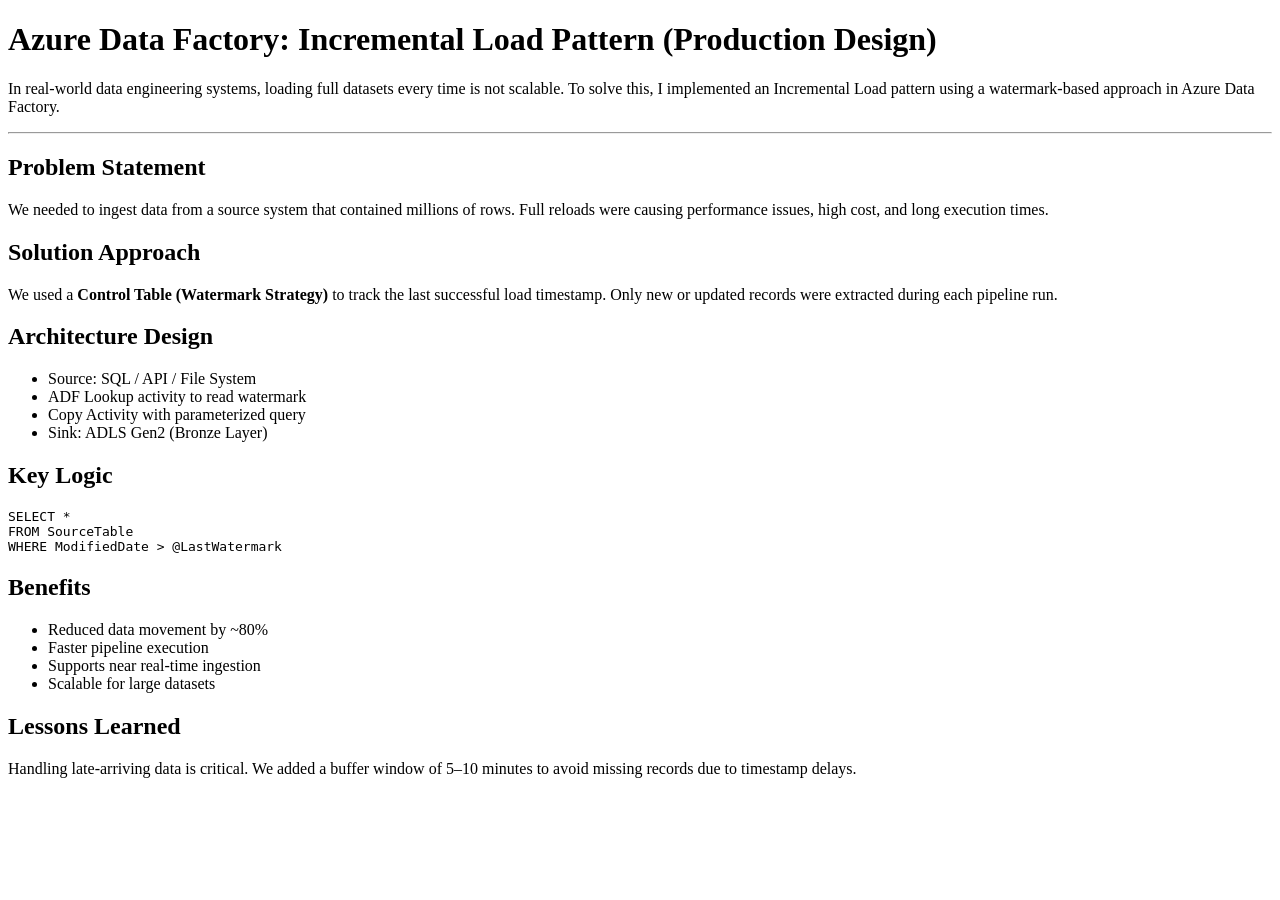
<file: blogs/adf-incremental-load.html>
<!DOCTYPE html>
<html>
<head>
    <title>ADF Incremental Load Pattern</title>
</head>
<body>

<h1>Azure Data Factory: Incremental Load Pattern (Production Design)</h1>

<p>
In real-world data engineering systems, loading full datasets every time is not scalable. 
To solve this, I implemented an Incremental Load pattern using a watermark-based approach in Azure Data Factory.
</p>

<hr>

<h2>Problem Statement</h2>
<p>
We needed to ingest data from a source system that contained millions of rows.
Full reloads were causing performance issues, high cost, and long execution times.
</p>

<h2>Solution Approach</h2>
<p>
We used a <b>Control Table (Watermark Strategy)</b> to track the last successful load timestamp.
Only new or updated records were extracted during each pipeline run.
</p>

<h2>Architecture Design</h2>
<ul>
    <li>Source: SQL / API / File System</li>
    <li>ADF Lookup activity to read watermark</li>
    <li>Copy Activity with parameterized query</li>
    <li>Sink: ADLS Gen2 (Bronze Layer)</li>
</ul>

<h2>Key Logic</h2>
<pre>
SELECT *
FROM SourceTable
WHERE ModifiedDate > @LastWatermark
</pre>

<h2>Benefits</h2>
<ul>
    <li>Reduced data movement by ~80%</li>
    <li>Faster pipeline execution</li>
    <li>Supports near real-time ingestion</li>
    <li>Scalable for large datasets</li>
</ul>

<h2>Lessons Learned</h2>
<p>
Handling late-arriving data is critical. We added a buffer window of 5–10 minutes 
to avoid missing records due to timestamp delays.
</p>

</body>
</html>
</file>
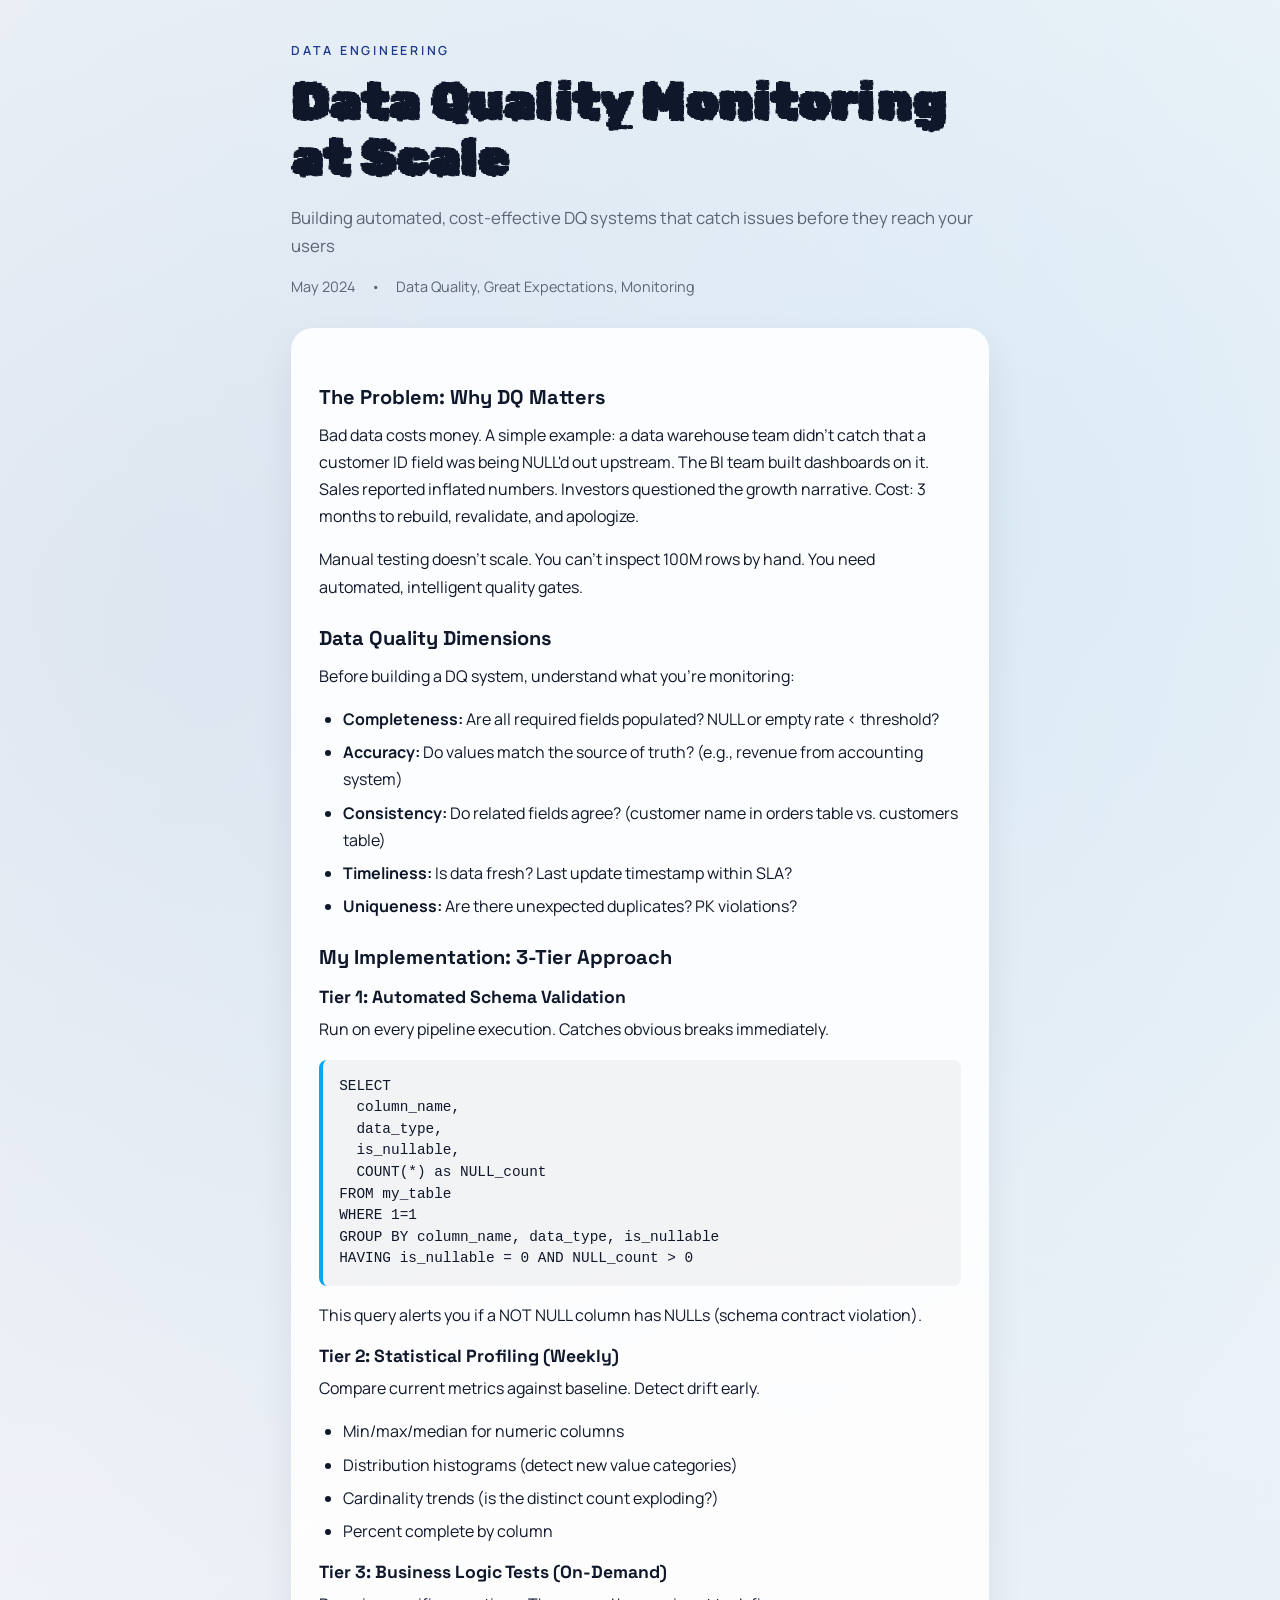
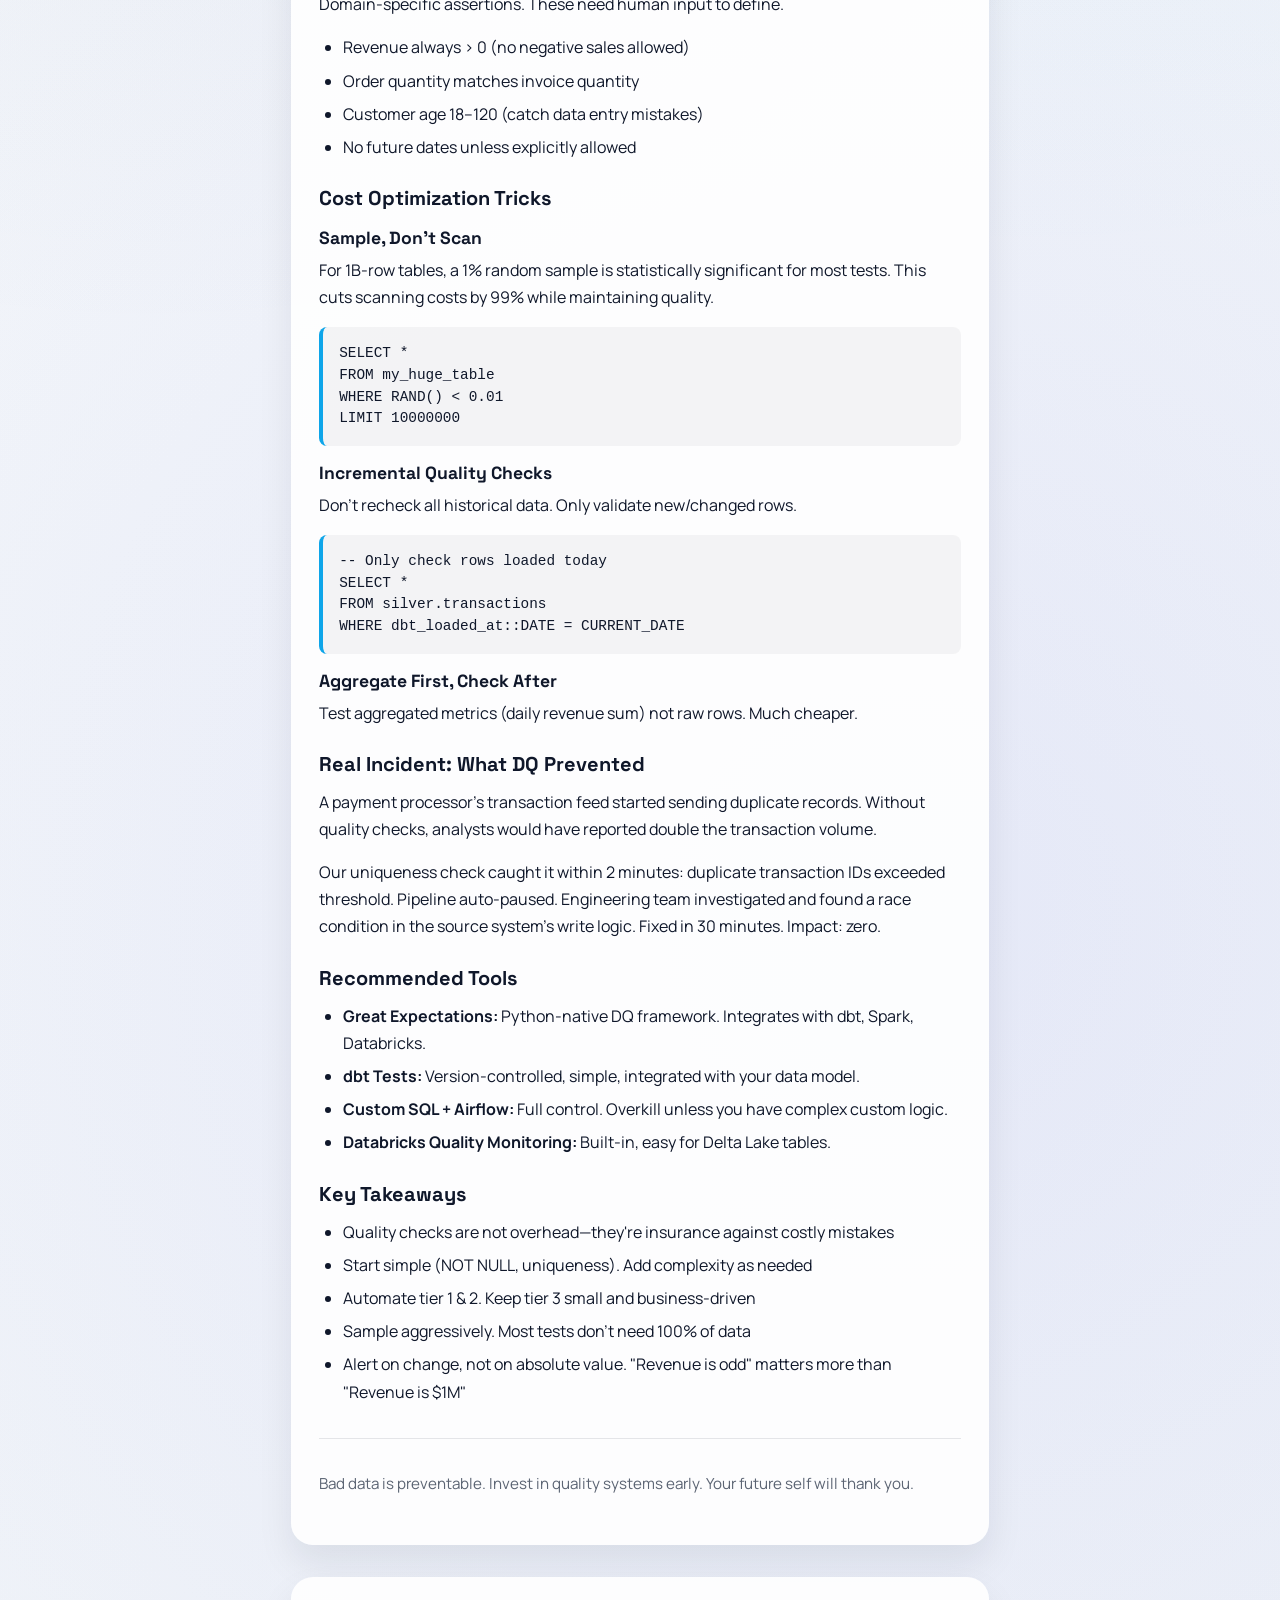
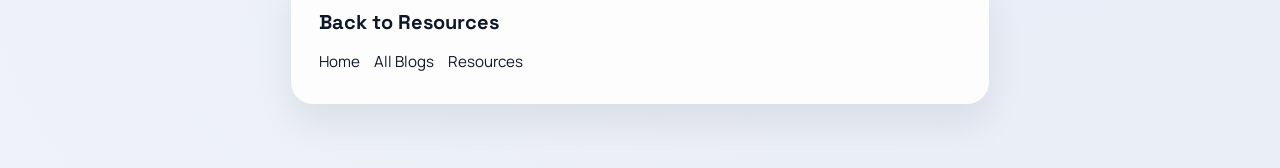
<file: blogs/data-quality-monitoring.html>
<!doctype html>
<html lang="en">
<head>
  <meta charset="UTF-8" />
  <meta name="viewport" content="width=device-width, initial-scale=1" />
  <title>Data Quality Monitoring at Scale — The Mahesh</title>
  <link href="https://db.onlinewebfonts.com/c/2424d4ac78261b7997f56453cc4f7ddd?family=TransRobotics+Italic" rel="stylesheet" type="text/css"/>
  <style>
    @import url('https://fonts.googleapis.com/css2?family=Manrope:wght@400;500;600;700&family=Rubik+Storm&family=Space+Grotesk:wght@500;600;700&display=swap');

    :root {
      --bg: #f6f8fb;
      --bg-2: #eef2f7;
      --ink: #0f172a;
      --muted: #5b6473;
      --accent: #1e3a8a;
      --accent-2: #0ea5e9;
      --accent-3: #6366f1;
      --card: rgba(255, 255, 255, 0.9);
      --shadow: rgba(15, 23, 42, 0.08);
      --sans: "Manrope", "Avenir", sans-serif;
      --display: "Space Grotesk", "Avenir", sans-serif;
    }

    * { box-sizing: border-box; }

    body {
      margin: 0;
      min-height: 100vh;
      font-family: var(--sans);
      color: var(--ink);
      background:
        radial-gradient(circle at 12% 18%, rgba(30, 58, 138, 0.08), transparent 45%),
        radial-gradient(circle at 80% 15%, rgba(14, 165, 233, 0.08), transparent 45%),
        radial-gradient(circle at 70% 75%, rgba(99, 102, 241, 0.08), transparent 50%),
        linear-gradient(140deg, var(--bg) 0%, var(--bg-2) 100%);
    }

    .page {
      max-width: 800px;
      margin: 0 auto;
      padding: 42px clamp(20px, 4vw, 56px) 64px;
      display: grid;
      gap: 32px;
    }

    .header {
      display: grid;
      gap: 16px;
    }

    .eyebrow {
      font-size: 0.78rem;
      letter-spacing: 0.22em;
      text-transform: uppercase;
      color: var(--accent);
      font-weight: 600;
    }

    h1 {
      margin: 0;
      font-family: "TransRobotics Italic", "Rubik Storm", var(--display);
      font-size: clamp(2.4rem, 6vw, 3.2rem);
      line-height: 1.1;
    }

    .headline {
      font-size: 1.05rem;
      line-height: 1.7;
      color: var(--muted);
      margin: 0;
    }

    .meta {
      display: flex;
      gap: 16px;
      flex-wrap: wrap;
      font-size: 0.9rem;
      color: var(--muted);
    }

    .card {
      background: var(--card);
      border-radius: 22px;
      padding: 32px 28px;
      box-shadow: 0 18px 36px var(--shadow);
    }

    h2 {
      font-family: var(--display);
      font-size: 1.25rem;
      margin: 24px 0 12px;
      color: var(--ink);
    }

    h3 {
      font-family: var(--display);
      font-size: 1.1rem;
      margin: 16px 0 8px;
      color: var(--ink);
    }

    p {
      margin: 0 0 16px;
      line-height: 1.7;
      color: var(--ink);
    }

    ul, ol {
      margin: 0 0 16px;
      padding-left: 24px;
      line-height: 1.7;
    }

    li {
      margin: 6px 0;
      color: var(--ink);
    }

    pre {
      background: rgba(15, 23, 42, 0.04);
      border-left: 4px solid var(--accent-2);
      padding: 16px;
      border-radius: 8px;
      overflow-x: auto;
      font-size: 0.9rem;
      line-height: 1.5;
      margin: 16px 0;
    }

    code {
      font-family: 'Courier New', monospace;
      color: var(--accent);
      font-size: 0.9em;
    }

    .footer-links {
      display: flex;
      gap: 14px;
      flex-wrap: wrap;
      font-size: 0.95rem;
      margin-top: 16px;
    }

    .footer-links a {
      text-decoration: none;
      color: var(--ink);
      padding: 0;
      position: relative;
    }

    .footer-links a::after {
      content: "";
      position: absolute;
      left: 0;
      bottom: -4px;
      height: 2px;
      width: 0;
      background: linear-gradient(120deg, var(--accent), var(--accent-2));
      transition: width 200ms ease;
    }

    .footer-links a:hover::after {
      width: 100%;
    }

    @media (max-width: 720px) {
      .page {
        padding: 32px clamp(16px, 4vw, 32px) 48px;
        gap: 24px;
      }

      h1 {
        font-size: clamp(1.8rem, 8vw, 2.4rem);
      }

      .card {
        padding: 24px 20px;
      }

      h2 {
        font-size: 1.1rem;
      }
    }
  </style>
</head>
<body>
  <div class="page">
    <header class="header">
      <div class="eyebrow">Data Engineering</div>
      <h1>Data Quality Monitoring at Scale</h1>
      <p class="headline">Building automated, cost-effective DQ systems that catch issues before they reach your users</p>
      <div class="meta">
        <span>May 2024</span>
        <span>•</span>
        <span>Data Quality, Great Expectations, Monitoring</span>
      </div>
    </header>

    <section class="card">
      <h2>The Problem: Why DQ Matters</h2>
      <p>
        Bad data costs money. A simple example: a data warehouse team didn't catch that a customer ID field was being NULL'd out upstream.
        The BI team built dashboards on it. Sales reported inflated numbers. Investors questioned the growth narrative.
        Cost: 3 months to rebuild, revalidate, and apologize.
      </p>
      <p>
        Manual testing doesn't scale. You can't inspect 100M rows by hand. You need automated, intelligent quality gates.
      </p>

      <h2>Data Quality Dimensions</h2>
      <p>Before building a DQ system, understand what you're monitoring:</p>
      <ul>
        <li><strong>Completeness:</strong> Are all required fields populated? NULL or empty rate &lt; threshold?</li>
        <li><strong>Accuracy:</strong> Do values match the source of truth? (e.g., revenue from accounting system)</li>
        <li><strong>Consistency:</strong> Do related fields agree? (customer name in orders table vs. customers table)</li>
        <li><strong>Timeliness:</strong> Is data fresh? Last update timestamp within SLA?</li>
        <li><strong>Uniqueness:</strong> Are there unexpected duplicates? PK violations?</li>
      </ul>

      <h2>My Implementation: 3-Tier Approach</h2>

      <h3>Tier 1: Automated Schema Validation</h3>
      <p>Run on every pipeline execution. Catches obvious breaks immediately.</p>
      <pre>SELECT
  column_name,
  data_type,
  is_nullable,
  COUNT(*) as NULL_count
FROM my_table
WHERE 1=1
GROUP BY column_name, data_type, is_nullable
HAVING is_nullable = 0 AND NULL_count > 0</pre>
      <p>This query alerts you if a NOT NULL column has NULLs (schema contract violation).</p>

      <h3>Tier 2: Statistical Profiling (Weekly)</h3>
      <p>Compare current metrics against baseline. Detect drift early.</p>
      <ul>
        <li>Min/max/median for numeric columns</li>
        <li>Distribution histograms (detect new value categories)</li>
        <li>Cardinality trends (is the distinct count exploding?)</li>
        <li>Percent complete by column</li>
      </ul>

      <h3>Tier 3: Business Logic Tests (On-Demand)</h3>
      <p>Domain-specific assertions. These need human input to define.</p>
      <ul>
        <li>Revenue always &gt; 0 (no negative sales allowed)</li>
        <li>Order quantity matches invoice quantity</li>
        <li>Customer age 18–120 (catch data entry mistakes)</li>
        <li>No future dates unless explicitly allowed</li>
      </ul>

      <h2>Cost Optimization Tricks</h2>

      <h3>Sample, Don't Scan</h3>
      <p>
        For 1B-row tables, a 1% random sample is statistically significant for most tests.
        This cuts scanning costs by 99% while maintaining quality.
      </p>
      <pre>SELECT *
FROM my_huge_table
WHERE RAND() &lt; 0.01
LIMIT 10000000</pre>

      <h3>Incremental Quality Checks</h3>
      <p>
        Don't recheck all historical data. Only validate new/changed rows.
      </p>
      <pre>-- Only check rows loaded today
SELECT *
FROM silver.transactions
WHERE dbt_loaded_at::DATE = CURRENT_DATE</pre>

      <h3>Aggregate First, Check After</h3>
      <p>
        Test aggregated metrics (daily revenue sum) not raw rows. Much cheaper.
      </p>

      <h2>Real Incident: What DQ Prevented</h2>
      <p>
        A payment processor's transaction feed started sending duplicate records.
        Without quality checks, analysts would have reported double the transaction volume.
      </p>
      <p>
        Our uniqueness check caught it within 2 minutes:
        duplicate transaction IDs exceeded threshold. Pipeline auto-paused.
        Engineering team investigated and found a race condition in the source system's write logic.
        Fixed in 30 minutes. Impact: zero.
      </p>

      <h2>Recommended Tools</h2>
      <ul>
        <li><strong>Great Expectations:</strong> Python-native DQ framework. Integrates with dbt, Spark, Databricks.</li>
        <li><strong>dbt Tests:</strong> Version-controlled, simple, integrated with your data model.</li>
        <li><strong>Custom SQL + Airflow:</strong> Full control. Overkill unless you have complex custom logic.</li>
        <li><strong>Databricks Quality Monitoring:</strong> Built-in, easy for Delta Lake tables.</li>
      </ul>

      <h2>Key Takeaways</h2>
      <ul>
        <li>Quality checks are not overhead—they're insurance against costly mistakes</li>
        <li>Start simple (NOT NULL, uniqueness). Add complexity as needed</li>
        <li>Automate tier 1 &amp; 2. Keep tier 3 small and business-driven</li>
        <li>Sample aggressively. Most tests don't need 100% of data</li>
        <li>Alert on change, not on absolute value. "Revenue is odd" matters more than "Revenue is $1M"</li>
      </ul>

      <p style="margin-top: 32px; padding-top: 32px; border-top: 1px solid rgba(15, 23, 42, 0.1); color: var(--muted); font-size: 0.95rem;">
        Bad data is preventable. Invest in quality systems early. Your future self will thank you.
      </p>
    </section>

    <section class="card">
      <h2 style="margin-top: 0;">Back to Resources</h2>
      <div class="footer-links">
        <a href="../index.html">Home</a>
        <a href="../data-engineering.html">All Blogs</a>
        <a href="../resources.html">Resources</a>
      </div>
    </section>
  </div>
</body>
</html>
</file>
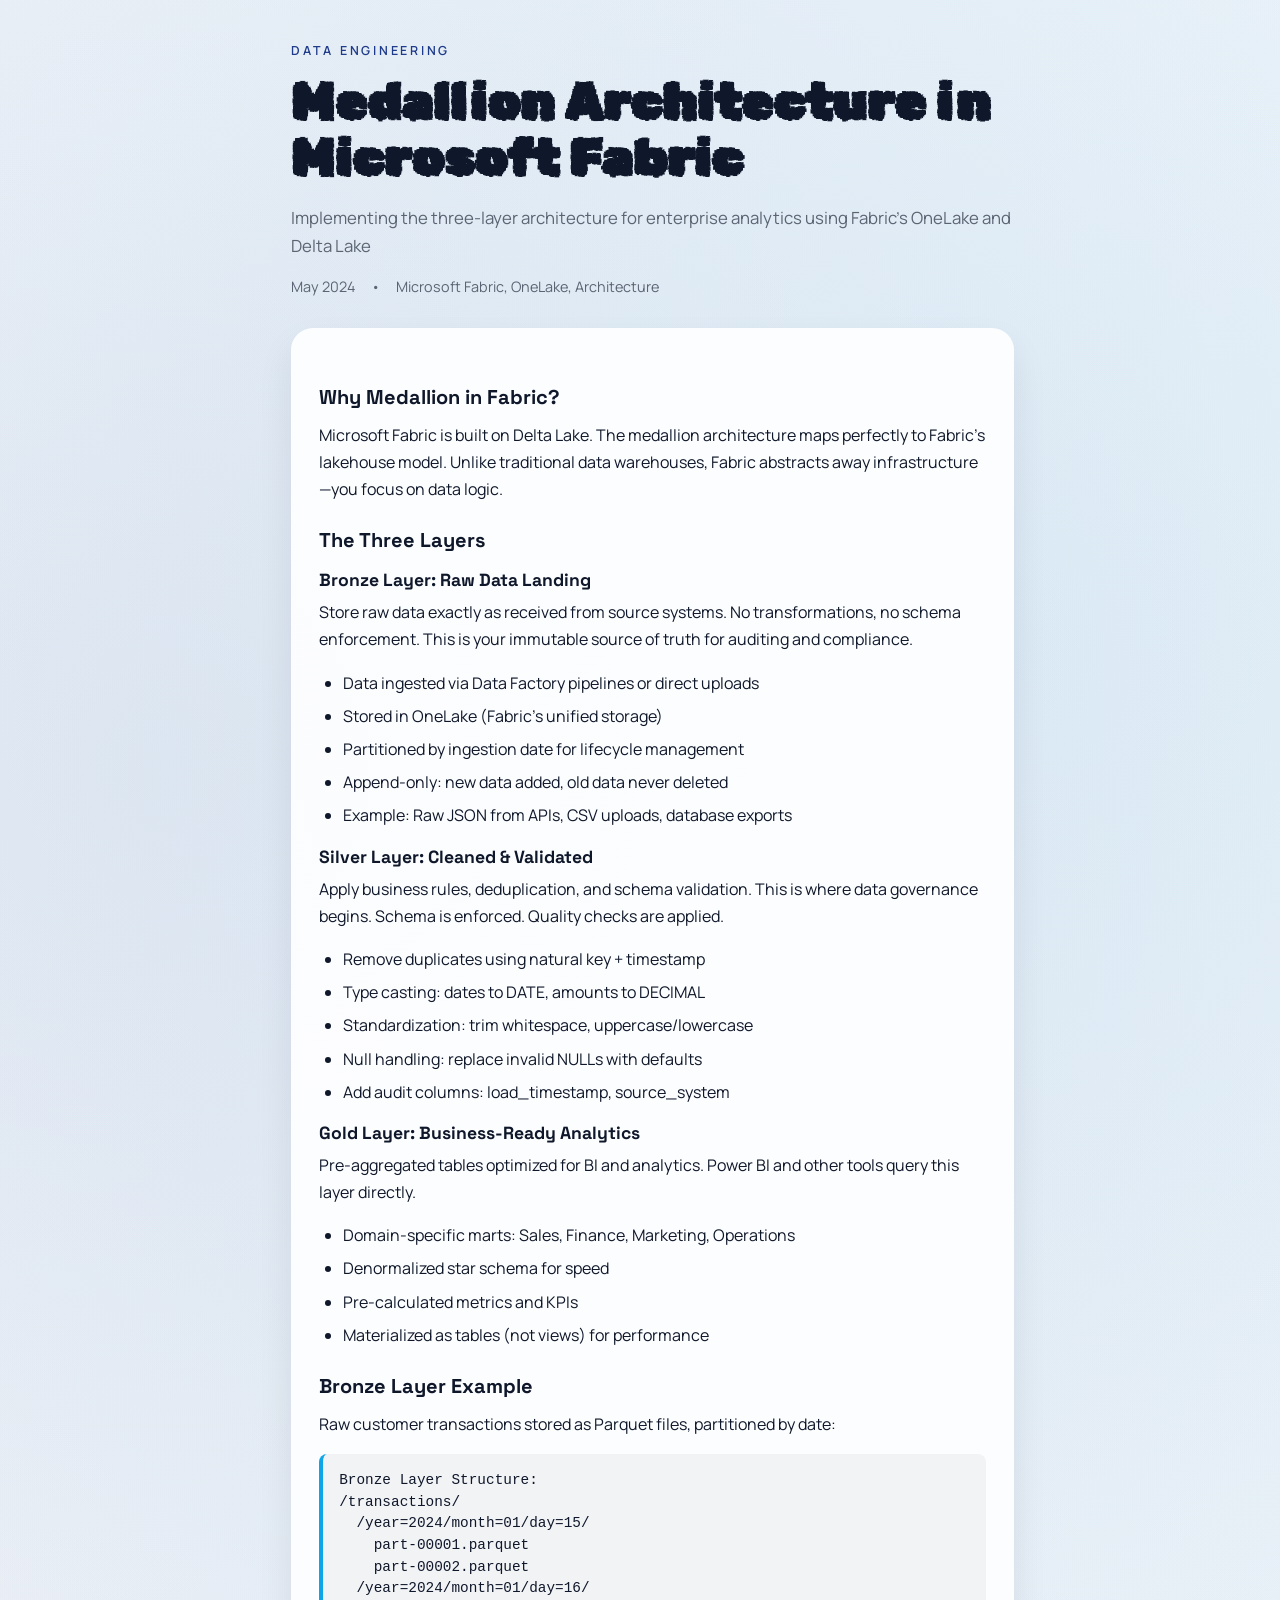
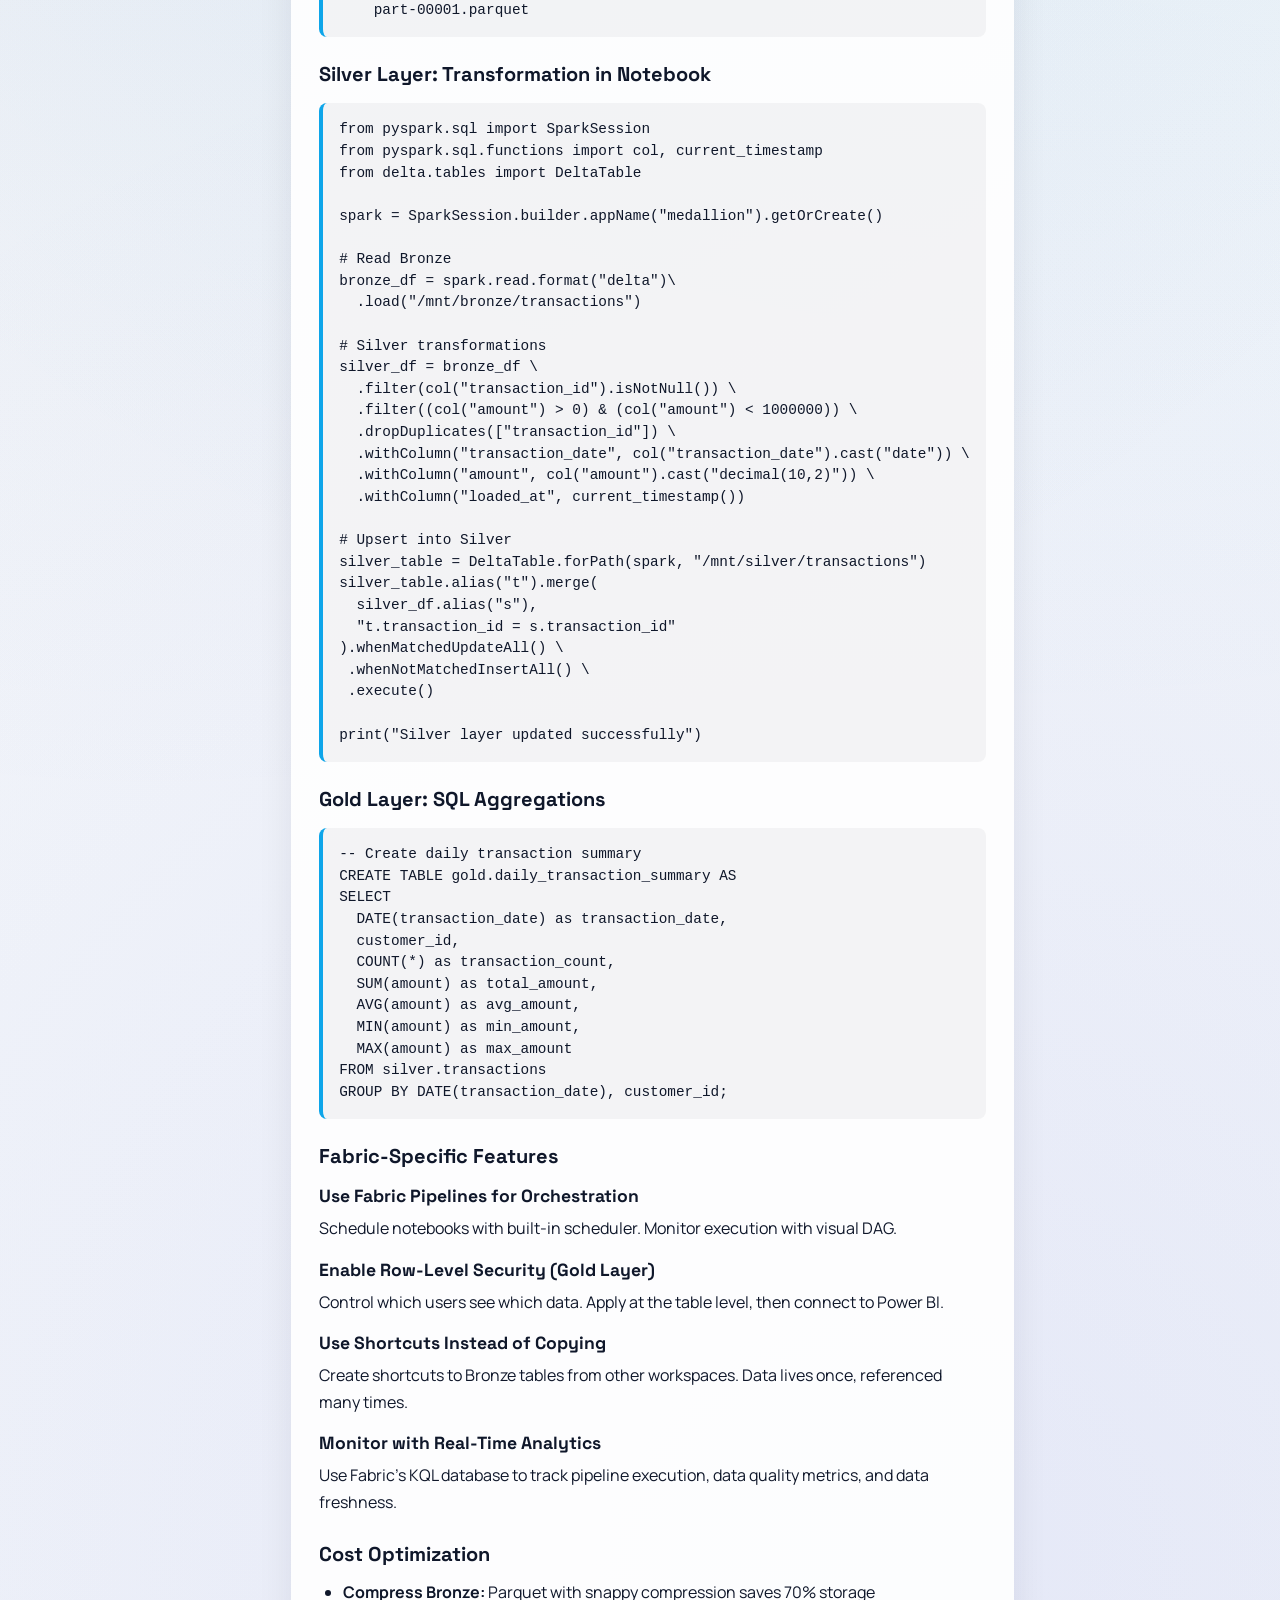
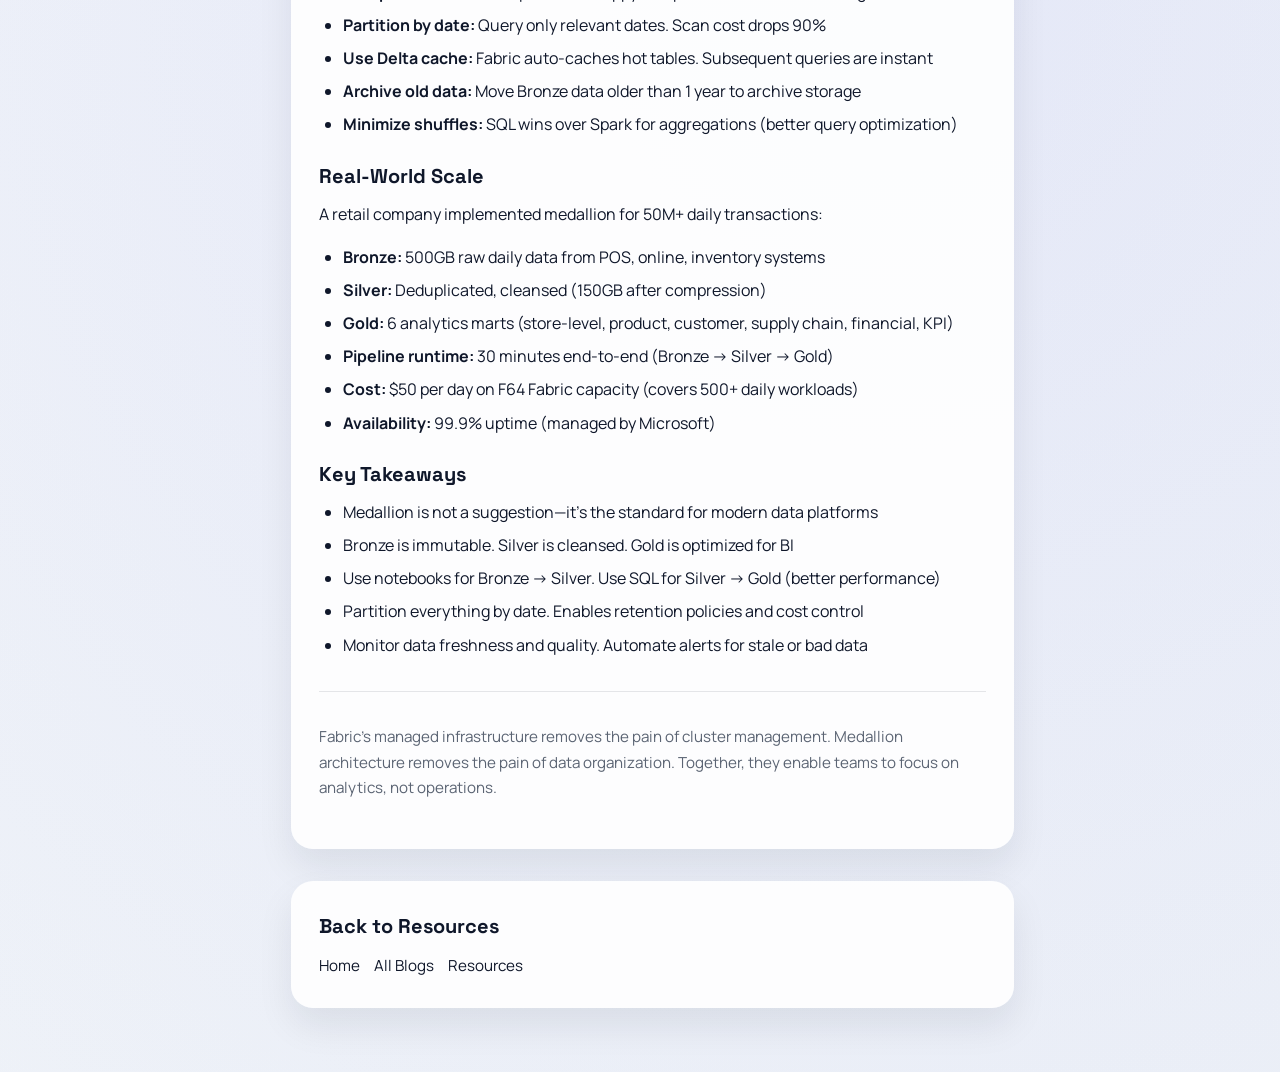
<file: blogs/fabric-medallion.html>
<!doctype html>
<html lang="en">
<head>
  <meta charset="UTF-8" />
  <meta name="viewport" content="width=device-width, initial-scale=1" />
  <title>Medallion Architecture in Microsoft Fabric — The Mahesh</title>
  <link href="https://db.onlinewebfonts.com/c/2424d4ac78261b7997f56453cc4f7ddd?family=TransRobotics+Italic" rel="stylesheet" type="text/css"/>
  <style>
    @import url('https://fonts.googleapis.com/css2?family=Manrope:wght@400;500;600;700&family=Rubik+Storm&family=Space+Grotesk:wght@500;600;700&display=swap');

    :root {
      --bg: #f6f8fb;
      --bg-2: #eef2f7;
      --ink: #0f172a;
      --muted: #5b6473;
      --accent: #1e3a8a;
      --accent-2: #0ea5e9;
      --accent-3: #6366f1;
      --card: rgba(255, 255, 255, 0.9);
      --shadow: rgba(15, 23, 42, 0.08);
      --sans: "Manrope", "Avenir", sans-serif;
      --display: "Space Grotesk", "Avenir", sans-serif;
    }

    * { box-sizing: border-box; }

    body {
      margin: 0;
      min-height: 100vh;
      font-family: var(--sans);
      color: var(--ink);
      background:
        radial-gradient(circle at 12% 18%, rgba(30, 58, 138, 0.08), transparent 45%),
        radial-gradient(circle at 80% 15%, rgba(14, 165, 233, 0.08), transparent 45%),
        radial-gradient(circle at 70% 75%, rgba(99, 102, 241, 0.08), transparent 50%),
        linear-gradient(140deg, var(--bg) 0%, var(--bg-2) 100%);
    }

    .page {
      max-width: 800px;
      margin: 0 auto;
      padding: 42px clamp(20px, 4vw, 56px) 64px;
      display: grid;
      gap: 32px;
    }

    .header {
      display: grid;
      gap: 16px;
    }

    .eyebrow {
      font-size: 0.78rem;
      letter-spacing: 0.22em;
      text-transform: uppercase;
      color: var(--accent);
      font-weight: 600;
    }

    h1 {
      margin: 0;
      font-family: "TransRobotics Italic", "Rubik Storm", var(--display);
      font-size: clamp(2.4rem, 6vw, 3.2rem);
      line-height: 1.1;
    }

    .headline {
      font-size: 1.05rem;
      line-height: 1.7;
      color: var(--muted);
      margin: 0;
    }

    .meta {
      display: flex;
      gap: 16px;
      flex-wrap: wrap;
      font-size: 0.9rem;
      color: var(--muted);
    }

    .card {
      background: var(--card);
      border-radius: 22px;
      padding: 32px 28px;
      box-shadow: 0 18px 36px var(--shadow);
    }

    h2 {
      font-family: var(--display);
      font-size: 1.25rem;
      margin: 24px 0 12px;
      color: var(--ink);
    }

    h3 {
      font-family: var(--display);
      font-size: 1.1rem;
      margin: 16px 0 8px;
      color: var(--ink);
    }

    p {
      margin: 0 0 16px;
      line-height: 1.7;
      color: var(--ink);
    }

    ul, ol {
      margin: 0 0 16px;
      padding-left: 24px;
      line-height: 1.7;
    }

    li {
      margin: 6px 0;
      color: var(--ink);
    }

    pre {
      background: rgba(15, 23, 42, 0.04);
      border-left: 4px solid var(--accent-2);
      padding: 16px;
      border-radius: 8px;
      overflow-x: auto;
      font-size: 0.9rem;
      line-height: 1.5;
      margin: 16px 0;
    }

    code {
      font-family: 'Courier New', monospace;
      color: var(--accent);
      font-size: 0.9em;
    }

    .footer-links {
      display: flex;
      gap: 14px;
      flex-wrap: wrap;
      font-size: 0.95rem;
      margin-top: 16px;
    }

    .footer-links a {
      text-decoration: none;
      color: var(--ink);
      padding: 0;
      position: relative;
    }

    .footer-links a::after {
      content: "";
      position: absolute;
      left: 0;
      bottom: -4px;
      height: 2px;
      width: 0;
      background: linear-gradient(120deg, var(--accent), var(--accent-2));
      transition: width 200ms ease;
    }

    .footer-links a:hover::after {
      width: 100%;
    }

    @media (max-width: 720px) {
      .page {
        padding: 32px clamp(16px, 4vw, 32px) 48px;
        gap: 24px;
      }

      h1 {
        font-size: clamp(1.8rem, 8vw, 2.4rem);
      }

      .card {
        padding: 24px 20px;
      }

      h2 {
        font-size: 1.1rem;
      }
    }
  </style>
</head>
<body>
  <div class="page">
    <header class="header">
      <div class="eyebrow">Data Engineering</div>
      <h1>Medallion Architecture in Microsoft Fabric</h1>
      <p class="headline">Implementing the three-layer architecture for enterprise analytics using Fabric's OneLake and Delta Lake</p>
      <div class="meta">
        <span>May 2024</span>
        <span>•</span>
        <span>Microsoft Fabric, OneLake, Architecture</span>
      </div>
    </header>

    <section class="card">
      <h2>Why Medallion in Fabric?</h2>
      <p>
        Microsoft Fabric is built on Delta Lake. The medallion architecture maps perfectly to Fabric's lakehouse model.
        Unlike traditional data warehouses, Fabric abstracts away infrastructure—you focus on data logic.
      </p>

      <h2>The Three Layers</h2>

      <h3>Bronze Layer: Raw Data Landing</h3>
      <p>
        Store raw data exactly as received from source systems. No transformations, no schema enforcement.
        This is your immutable source of truth for auditing and compliance.
      </p>
      <ul>
        <li>Data ingested via Data Factory pipelines or direct uploads</li>
        <li>Stored in OneLake (Fabric's unified storage)</li>
        <li>Partitioned by ingestion date for lifecycle management</li>
        <li>Append-only: new data added, old data never deleted</li>
        <li>Example: Raw JSON from APIs, CSV uploads, database exports</li>
      </ul>

      <h3>Silver Layer: Cleaned &amp; Validated</h3>
      <p>
        Apply business rules, deduplication, and schema validation. This is where data governance begins.
        Schema is enforced. Quality checks are applied.
      </p>
      <ul>
        <li>Remove duplicates using natural key + timestamp</li>
        <li>Type casting: dates to DATE, amounts to DECIMAL</li>
        <li>Standardization: trim whitespace, uppercase/lowercase</li>
        <li>Null handling: replace invalid NULLs with defaults</li>
        <li>Add audit columns: load_timestamp, source_system</li>
      </ul>

      <h3>Gold Layer: Business-Ready Analytics</h3>
      <p>
        Pre-aggregated tables optimized for BI and analytics.
        Power BI and other tools query this layer directly.
      </p>
      <ul>
        <li>Domain-specific marts: Sales, Finance, Marketing, Operations</li>
        <li>Denormalized star schema for speed</li>
        <li>Pre-calculated metrics and KPIs</li>
        <li>Materialized as tables (not views) for performance</li>
      </ul>

      <h2>Bronze Layer Example</h2>
      <p>
        Raw customer transactions stored as Parquet files, partitioned by date:
      </p>
      <pre>Bronze Layer Structure:
/transactions/
  /year=2024/month=01/day=15/
    part-00001.parquet
    part-00002.parquet
  /year=2024/month=01/day=16/
    part-00001.parquet</pre>

      <h2>Silver Layer: Transformation in Notebook</h2>
      <pre>from pyspark.sql import SparkSession
from pyspark.sql.functions import col, current_timestamp
from delta.tables import DeltaTable

spark = SparkSession.builder.appName("medallion").getOrCreate()

# Read Bronze
bronze_df = spark.read.format("delta")\
  .load("/mnt/bronze/transactions")

# Silver transformations
silver_df = bronze_df \
  .filter(col("transaction_id").isNotNull()) \
  .filter((col("amount") > 0) & (col("amount") < 1000000)) \
  .dropDuplicates(["transaction_id"]) \
  .withColumn("transaction_date", col("transaction_date").cast("date")) \
  .withColumn("amount", col("amount").cast("decimal(10,2)")) \
  .withColumn("loaded_at", current_timestamp())

# Upsert into Silver
silver_table = DeltaTable.forPath(spark, "/mnt/silver/transactions")
silver_table.alias("t").merge(
  silver_df.alias("s"),
  "t.transaction_id = s.transaction_id"
).whenMatchedUpdateAll() \
 .whenNotMatchedInsertAll() \
 .execute()

print("Silver layer updated successfully")</pre>

      <h2>Gold Layer: SQL Aggregations</h2>
      <pre>-- Create daily transaction summary
CREATE TABLE gold.daily_transaction_summary AS
SELECT
  DATE(transaction_date) as transaction_date,
  customer_id,
  COUNT(*) as transaction_count,
  SUM(amount) as total_amount,
  AVG(amount) as avg_amount,
  MIN(amount) as min_amount,
  MAX(amount) as max_amount
FROM silver.transactions
GROUP BY DATE(transaction_date), customer_id;</pre>

      <h2>Fabric-Specific Features</h2>

      <h3>Use Fabric Pipelines for Orchestration</h3>
      <p>
        Schedule notebooks with built-in scheduler. Monitor execution with visual DAG.
      </p>

      <h3>Enable Row-Level Security (Gold Layer)</h3>
      <p>
        Control which users see which data. Apply at the table level, then connect to Power BI.
      </p>

      <h3>Use Shortcuts Instead of Copying</h3>
      <p>
        Create shortcuts to Bronze tables from other workspaces. Data lives once, referenced many times.
      </p>

      <h3>Monitor with Real-Time Analytics</h3>
      <p>
        Use Fabric's KQL database to track pipeline execution, data quality metrics, and data freshness.
      </p>

      <h2>Cost Optimization</h2>
      <ul>
        <li><strong>Compress Bronze:</strong> Parquet with snappy compression saves 70% storage</li>
        <li><strong>Partition by date:</strong> Query only relevant dates. Scan cost drops 90%</li>
        <li><strong>Use Delta cache:</strong> Fabric auto-caches hot tables. Subsequent queries are instant</li>
        <li><strong>Archive old data:</strong> Move Bronze data older than 1 year to archive storage</li>
        <li><strong>Minimize shuffles:</strong> SQL wins over Spark for aggregations (better query optimization)</li>
      </ul>

      <h2>Real-World Scale</h2>
      <p>
        A retail company implemented medallion for 50M+ daily transactions:
      </p>
      <ul>
        <li><strong>Bronze:</strong> 500GB raw daily data from POS, online, inventory systems</li>
        <li><strong>Silver:</strong> Deduplicated, cleansed (150GB after compression)</li>
        <li><strong>Gold:</strong> 6 analytics marts (store-level, product, customer, supply chain, financial, KPI)</li>
        <li><strong>Pipeline runtime:</strong> 30 minutes end-to-end (Bronze → Silver → Gold)</li>
        <li><strong>Cost:</strong> $50 per day on F64 Fabric capacity (covers 500+ daily workloads)</li>
        <li><strong>Availability:</strong> 99.9% uptime (managed by Microsoft)</li>
      </ul>

      <h2>Key Takeaways</h2>
      <ul>
        <li>Medallion is not a suggestion—it's the standard for modern data platforms</li>
        <li>Bronze is immutable. Silver is cleansed. Gold is optimized for BI</li>
        <li>Use notebooks for Bronze → Silver. Use SQL for Silver → Gold (better performance)</li>
        <li>Partition everything by date. Enables retention policies and cost control</li>
        <li>Monitor data freshness and quality. Automate alerts for stale or bad data</li>
      </ul>

      <p style="margin-top: 32px; padding-top: 32px; border-top: 1px solid rgba(15, 23, 42, 0.1); color: var(--muted); font-size: 0.95rem;">
        Fabric's managed infrastructure removes the pain of cluster management. Medallion architecture removes the pain of data organization. Together, they enable teams to focus on analytics, not operations.
      </p>
    </section>

    <section class="card">
      <h2 style="margin-top: 0;">Back to Resources</h2>
      <div class="footer-links">
        <a href="../index.html">Home</a>
        <a href="../data-engineering.html">All Blogs</a>
        <a href="../resources.html">Resources</a>
      </div>
    </section>
  </div>
</body>
</html>
</file>
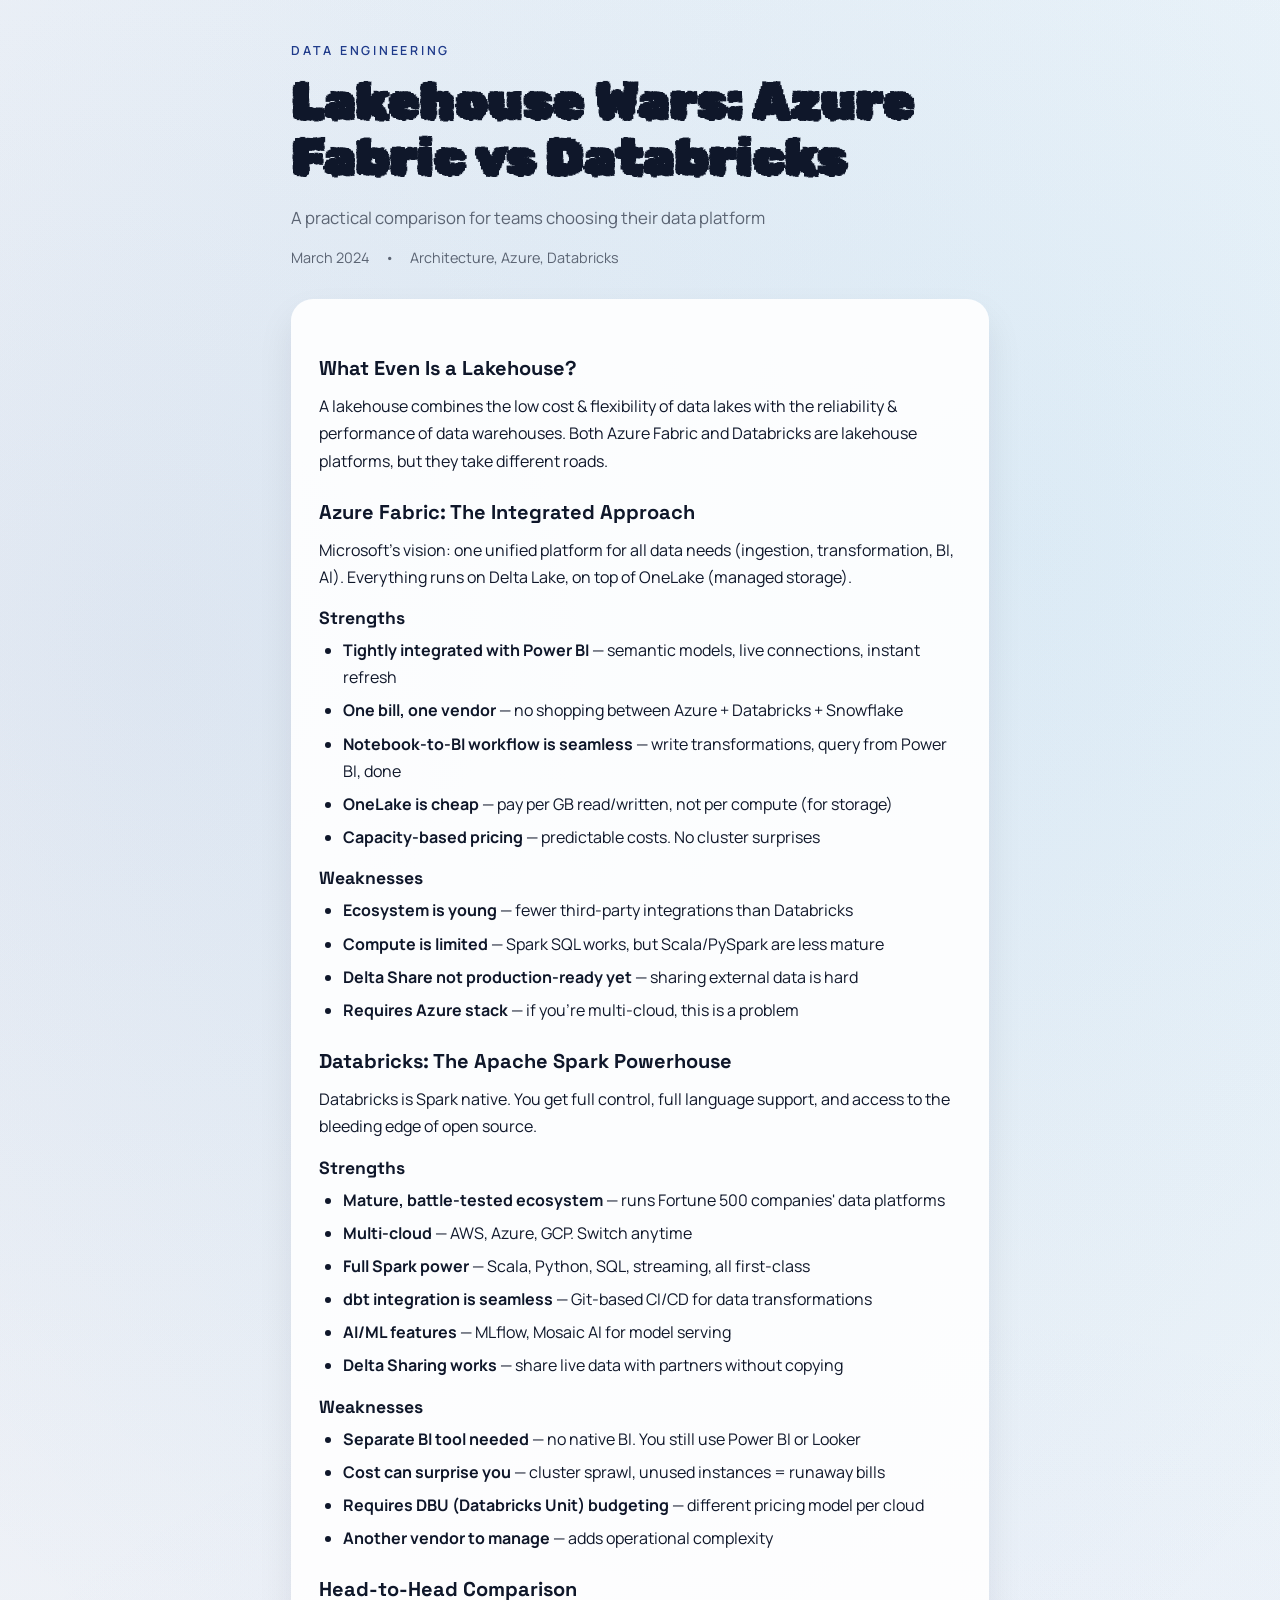
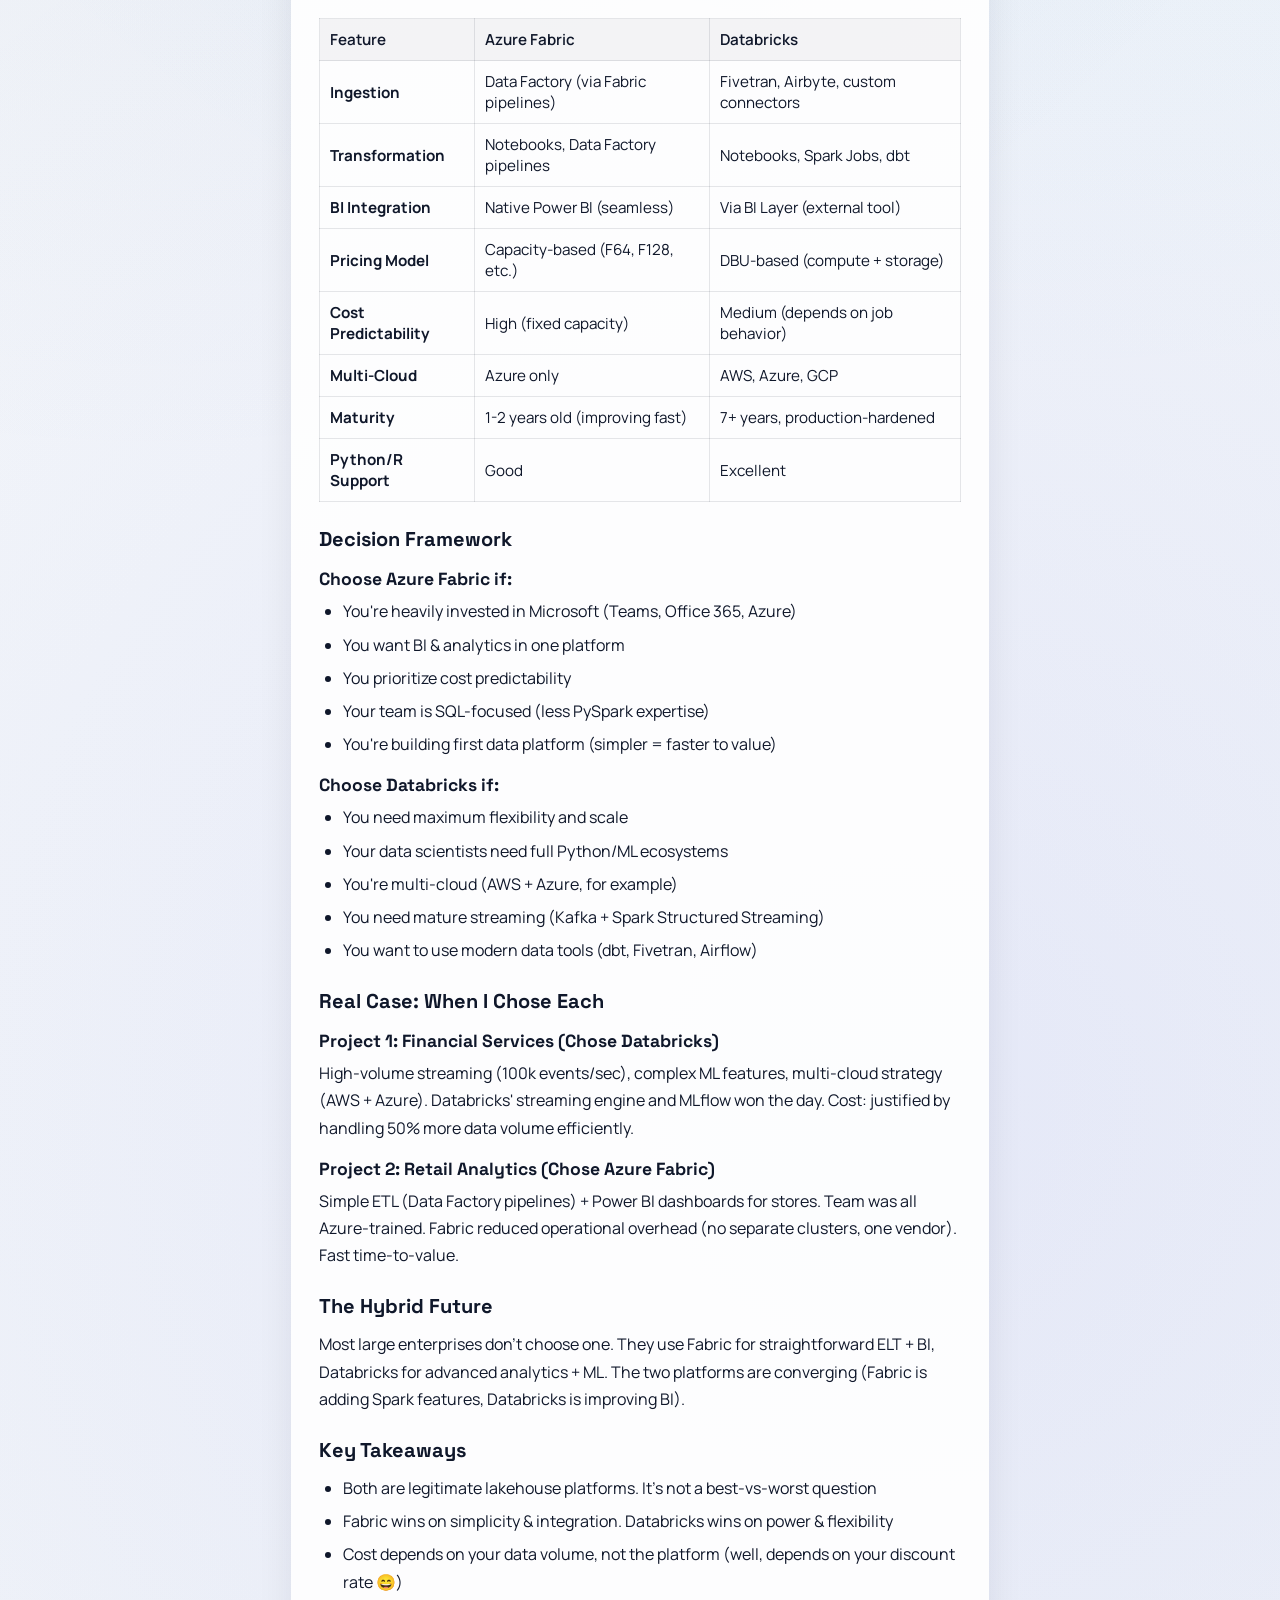
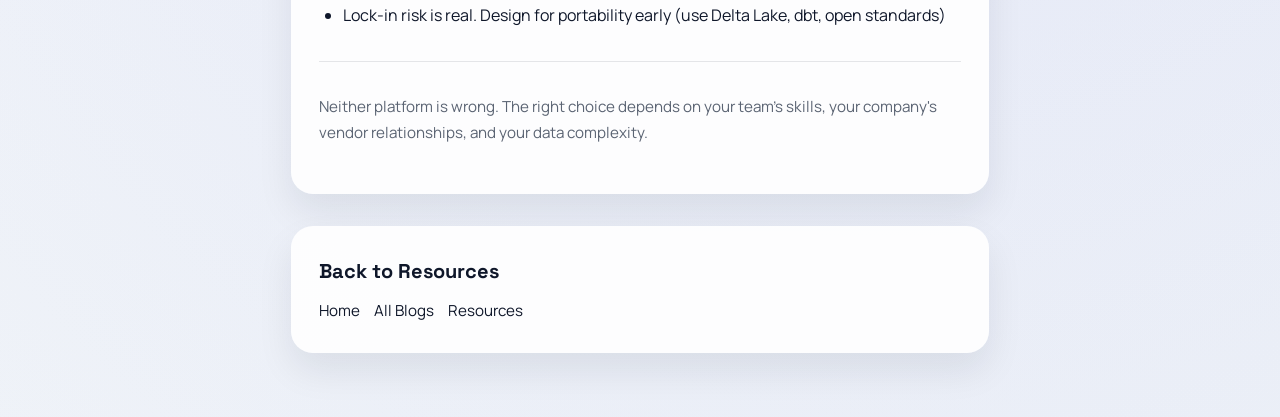
<file: blogs/lakehouse-fabric-vs-databricks.html>
<!doctype html>
<html lang="en">
<head>
  <meta charset="UTF-8" />
  <meta name="viewport" content="width=device-width, initial-scale=1" />
  <title>Building a Lakehouse: Azure Fabric vs Databricks — The Mahesh</title>
  <link href="https://db.onlinewebfonts.com/c/2424d4ac78261b7997f56453cc4f7ddd?family=TransRobotics+Italic" rel="stylesheet" type="text/css"/>
  <style>
    @import url('https://fonts.googleapis.com/css2?family=Manrope:wght@400;500;600;700&family=Rubik+Storm&family=Space+Grotesk:wght@500;600;700&display=swap');

    :root {
      --bg: #f6f8fb;
      --bg-2: #eef2f7;
      --ink: #0f172a;
      --muted: #5b6473;
      --accent: #1e3a8a;
      --accent-2: #0ea5e9;
      --accent-3: #6366f1;
      --card: rgba(255, 255, 255, 0.9);
      --shadow: rgba(15, 23, 42, 0.08);
      --sans: "Manrope", "Avenir", sans-serif;
      --display: "Space Grotesk", "Avenir", sans-serif;
    }

    * { box-sizing: border-box; }

    body {
      margin: 0;
      min-height: 100vh;
      font-family: var(--sans);
      color: var(--ink);
      background:
        radial-gradient(circle at 12% 18%, rgba(30, 58, 138, 0.08), transparent 45%),
        radial-gradient(circle at 80% 15%, rgba(14, 165, 233, 0.08), transparent 45%),
        radial-gradient(circle at 70% 75%, rgba(99, 102, 241, 0.08), transparent 50%),
        linear-gradient(140deg, var(--bg) 0%, var(--bg-2) 100%);
    }

    .page {
      max-width: 800px;
      margin: 0 auto;
      padding: 42px clamp(20px, 4vw, 56px) 64px;
      display: grid;
      gap: 32px;
    }

    .header {
      display: grid;
      gap: 16px;
    }

    .eyebrow {
      font-size: 0.78rem;
      letter-spacing: 0.22em;
      text-transform: uppercase;
      color: var(--accent);
      font-weight: 600;
    }

    h1 {
      margin: 0;
      font-family: "TransRobotics Italic", "Rubik Storm", var(--display);
      font-size: clamp(2.4rem, 6vw, 3.2rem);
      line-height: 1.1;
    }

    .headline {
      font-size: 1.05rem;
      line-height: 1.7;
      color: var(--muted);
      margin: 0;
    }

    .meta {
      display: flex;
      gap: 16px;
      flex-wrap: wrap;
      font-size: 0.9rem;
      color: var(--muted);
    }

    .card {
      background: var(--card);
      border-radius: 22px;
      padding: 32px 28px;
      box-shadow: 0 18px 36px var(--shadow);
    }

    h2 {
      font-family: var(--display);
      font-size: 1.25rem;
      margin: 24px 0 12px;
      color: var(--ink);
    }

    h3 {
      font-family: var(--display);
      font-size: 1.1rem;
      margin: 16px 0 8px;
      color: var(--ink);
    }

    p {
      margin: 0 0 16px;
      line-height: 1.7;
      color: var(--ink);
    }

    ul, ol {
      margin: 0 0 16px;
      padding-left: 24px;
      line-height: 1.7;
    }

    li {
      margin: 6px 0;
      color: var(--ink);
    }

    pre {
      background: rgba(15, 23, 42, 0.04);
      border-left: 4px solid var(--accent-2);
      padding: 16px;
      border-radius: 8px;
      overflow-x: auto;
      font-size: 0.9rem;
      line-height: 1.5;
      margin: 16px 0;
    }

    code {
      font-family: 'Courier New', monospace;
      color: var(--accent);
      font-size: 0.9em;
    }

    table {
      width: 100%;
      border-collapse: collapse;
      margin: 16px 0;
      font-size: 0.95rem;
    }

    th {
      background: rgba(15, 23, 42, 0.04);
      text-align: left;
      padding: 10px;
      border: 1px solid rgba(15, 23, 42, 0.1);
      font-weight: 600;
    }

    td {
      padding: 10px;
      border: 1px solid rgba(15, 23, 42, 0.1);
    }

    .footer-links {
      display: flex;
      gap: 14px;
      flex-wrap: wrap;
      font-size: 0.95rem;
      margin-top: 16px;
    }

    .footer-links a {
      text-decoration: none;
      color: var(--ink);
      padding: 0;
      position: relative;
    }

    .footer-links a::after {
      content: "";
      position: absolute;
      left: 0;
      bottom: -4px;
      height: 2px;
      width: 0;
      background: linear-gradient(120deg, var(--accent), var(--accent-2));
      transition: width 200ms ease;
    }

    .footer-links a:hover::after {
      width: 100%;
    }

    @media (max-width: 720px) {
      .page {
        padding: 32px clamp(16px, 4vw, 32px) 48px;
        gap: 24px;
      }

      h1 {
        font-size: clamp(1.8rem, 8vw, 2.4rem);
      }

      .card {
        padding: 24px 20px;
      }

      h2 {
        font-size: 1.1rem;
      }

      table {
        font-size: 0.85rem;
      }
    }
  </style>
</head>
<body>
  <div class="page">
    <header class="header">
      <div class="eyebrow">Data Engineering</div>
      <h1>Lakehouse Wars: Azure Fabric vs Databricks</h1>
      <p class="headline">A practical comparison for teams choosing their data platform</p>
      <div class="meta">
        <span>March 2024</span>
        <span>•</span>
        <span>Architecture, Azure, Databricks</span>
      </div>
    </header>

    <section class="card">
      <h2>What Even Is a Lakehouse?</h2>
      <p>
        A lakehouse combines the low cost &amp; flexibility of data lakes with the reliability &amp; performance of data warehouses.
        Both Azure Fabric and Databricks are lakehouse platforms, but they take different roads.
      </p>

      <h2>Azure Fabric: The Integrated Approach</h2>
      <p>
        Microsoft's vision: one unified platform for all data needs (ingestion, transformation, BI, AI).
        Everything runs on Delta Lake, on top of OneLake (managed storage).
      </p>

      <h3>Strengths</h3>
      <ul>
        <li><strong>Tightly integrated with Power BI</strong> — semantic models, live connections, instant refresh</li>
        <li><strong>One bill, one vendor</strong> — no shopping between Azure + Databricks + Snowflake</li>
        <li><strong>Notebook-to-BI workflow is seamless</strong> — write transformations, query from Power BI, done</li>
        <li><strong>OneLake is cheap</strong> — pay per GB read/written, not per compute (for storage)</li>
        <li><strong>Capacity-based pricing</strong> — predictable costs. No cluster surprises</li>
      </ul>

      <h3>Weaknesses</h3>
      <ul>
        <li><strong>Ecosystem is young</strong> — fewer third-party integrations than Databricks</li>
        <li><strong>Compute is limited</strong> — Spark SQL works, but Scala/PySpark are less mature</li>
        <li><strong>Delta Share not production-ready yet</strong> — sharing external data is hard</li>
        <li><strong>Requires Azure stack</strong> — if you're multi-cloud, this is a problem</li>
      </ul>

      <h2>Databricks: The Apache Spark Powerhouse</h2>
      <p>
        Databricks is Spark native. You get full control, full language support, and access to the bleeding edge of open source.
      </p>

      <h3>Strengths</h3>
      <ul>
        <li><strong>Mature, battle-tested ecosystem</strong> — runs Fortune 500 companies' data platforms</li>
        <li><strong>Multi-cloud</strong> — AWS, Azure, GCP. Switch anytime</li>
        <li><strong>Full Spark power</strong> — Scala, Python, SQL, streaming, all first-class</li>
        <li><strong>dbt integration is seamless</strong> — Git-based CI/CD for data transformations</li>
        <li><strong>AI/ML features</strong> — MLflow, Mosaic AI for model serving</li>
        <li><strong>Delta Sharing works</strong> — share live data with partners without copying</li>
      </ul>

      <h3>Weaknesses</h3>
      <ul>
        <li><strong>Separate BI tool needed</strong> — no native BI. You still use Power BI or Looker</li>
        <li><strong>Cost can surprise you</strong> — cluster sprawl, unused instances = runaway bills</li>
        <li><strong>Requires DBU (Databricks Unit) budgeting</strong> — different pricing model per cloud</li>
        <li><strong>Another vendor to manage</strong> — adds operational complexity</li>
      </ul>

      <h2>Head-to-Head Comparison</h2>
      <table>
        <tr>
          <th>Feature</th>
          <th>Azure Fabric</th>
          <th>Databricks</th>
        </tr>
        <tr>
          <td><strong>Ingestion</strong></td>
          <td>Data Factory (via Fabric pipelines)</td>
          <td>Fivetran, Airbyte, custom connectors</td>
        </tr>
        <tr>
          <td><strong>Transformation</strong></td>
          <td>Notebooks, Data Factory pipelines</td>
          <td>Notebooks, Spark Jobs, dbt</td>
        </tr>
        <tr>
          <td><strong>BI Integration</strong></td>
          <td>Native Power BI (seamless)</td>
          <td>Via BI Layer (external tool)</td>
        </tr>
        <tr>
          <td><strong>Pricing Model</strong></td>
          <td>Capacity-based (F64, F128, etc.)</td>
          <td>DBU-based (compute + storage)</td>
        </tr>
        <tr>
          <td><strong>Cost Predictability</strong></td>
          <td>High (fixed capacity)</td>
          <td>Medium (depends on job behavior)</td>
        </tr>
        <tr>
          <td><strong>Multi-Cloud</strong></td>
          <td>Azure only</td>
          <td>AWS, Azure, GCP</td>
        </tr>
        <tr>
          <td><strong>Maturity</strong></td>
          <td>1-2 years old (improving fast)</td>
          <td>7+ years, production-hardened</td>
        </tr>
        <tr>
          <td><strong>Python/R Support</strong></td>
          <td>Good</td>
          <td>Excellent</td>
        </tr>
      </table>

      <h2>Decision Framework</h2>

      <h3>Choose Azure Fabric if:</h3>
      <ul>
        <li>You're heavily invested in Microsoft (Teams, Office 365, Azure)</li>
        <li>You want BI &amp; analytics in one platform</li>
        <li>You prioritize cost predictability</li>
        <li>Your team is SQL-focused (less PySpark expertise)</li>
        <li>You're building first data platform (simpler = faster to value)</li>
      </ul>

      <h3>Choose Databricks if:</h3>
      <ul>
        <li>You need maximum flexibility and scale</li>
        <li>Your data scientists need full Python/ML ecosystems</li>
        <li>You're multi-cloud (AWS + Azure, for example)</li>
        <li>You need mature streaming (Kafka + Spark Structured Streaming)</li>
        <li>You want to use modern data tools (dbt, Fivetran, Airflow)</li>
      </ul>

      <h2>Real Case: When I Chose Each</h2>

      <h3>Project 1: Financial Services (Chose Databricks)</h3>
      <p>
        High-volume streaming (100k events/sec), complex ML features, multi-cloud strategy (AWS + Azure).
        Databricks' streaming engine and MLflow won the day. Cost: justified by handling 50% more data volume efficiently.
      </p>

      <h3>Project 2: Retail Analytics (Chose Azure Fabric)</h3>
      <p>
        Simple ETL (Data Factory pipelines) + Power BI dashboards for stores. Team was all Azure-trained.
        Fabric reduced operational overhead (no separate clusters, one vendor). Fast time-to-value.
      </p>

      <h2>The Hybrid Future</h2>
      <p>
        Most large enterprises don't choose one. They use Fabric for straightforward ELT + BI, Databricks for advanced analytics + ML.
        The two platforms are converging (Fabric is adding Spark features, Databricks is improving BI).
      </p>

      <h2>Key Takeaways</h2>
      <ul>
        <li>Both are legitimate lakehouse platforms. It's not a best-vs-worst question</li>
        <li>Fabric wins on simplicity &amp; integration. Databricks wins on power &amp; flexibility</li>
        <li>Cost depends on your data volume, not the platform (well, depends on your discount rate 😄)</li>
        <li>Lock-in risk is real. Design for portability early (use Delta Lake, dbt, open standards)</li>
      </ul>

      <p style="margin-top: 32px; padding-top: 32px; border-top: 1px solid rgba(15, 23, 42, 0.1); color: var(--muted); font-size: 0.95rem;">
        Neither platform is wrong. The right choice depends on your team's skills, your company's vendor relationships, and your data complexity.
      </p>
    </section>

    <section class="card">
      <h2 style="margin-top: 0;">Back to Resources</h2>
      <div class="footer-links">
        <a href="../index.html">Home</a>
        <a href="../data-engineering.html">All Blogs</a>
        <a href="../resources.html">Resources</a>
      </div>
    </section>
  </div>
</body>
</html>
</file>
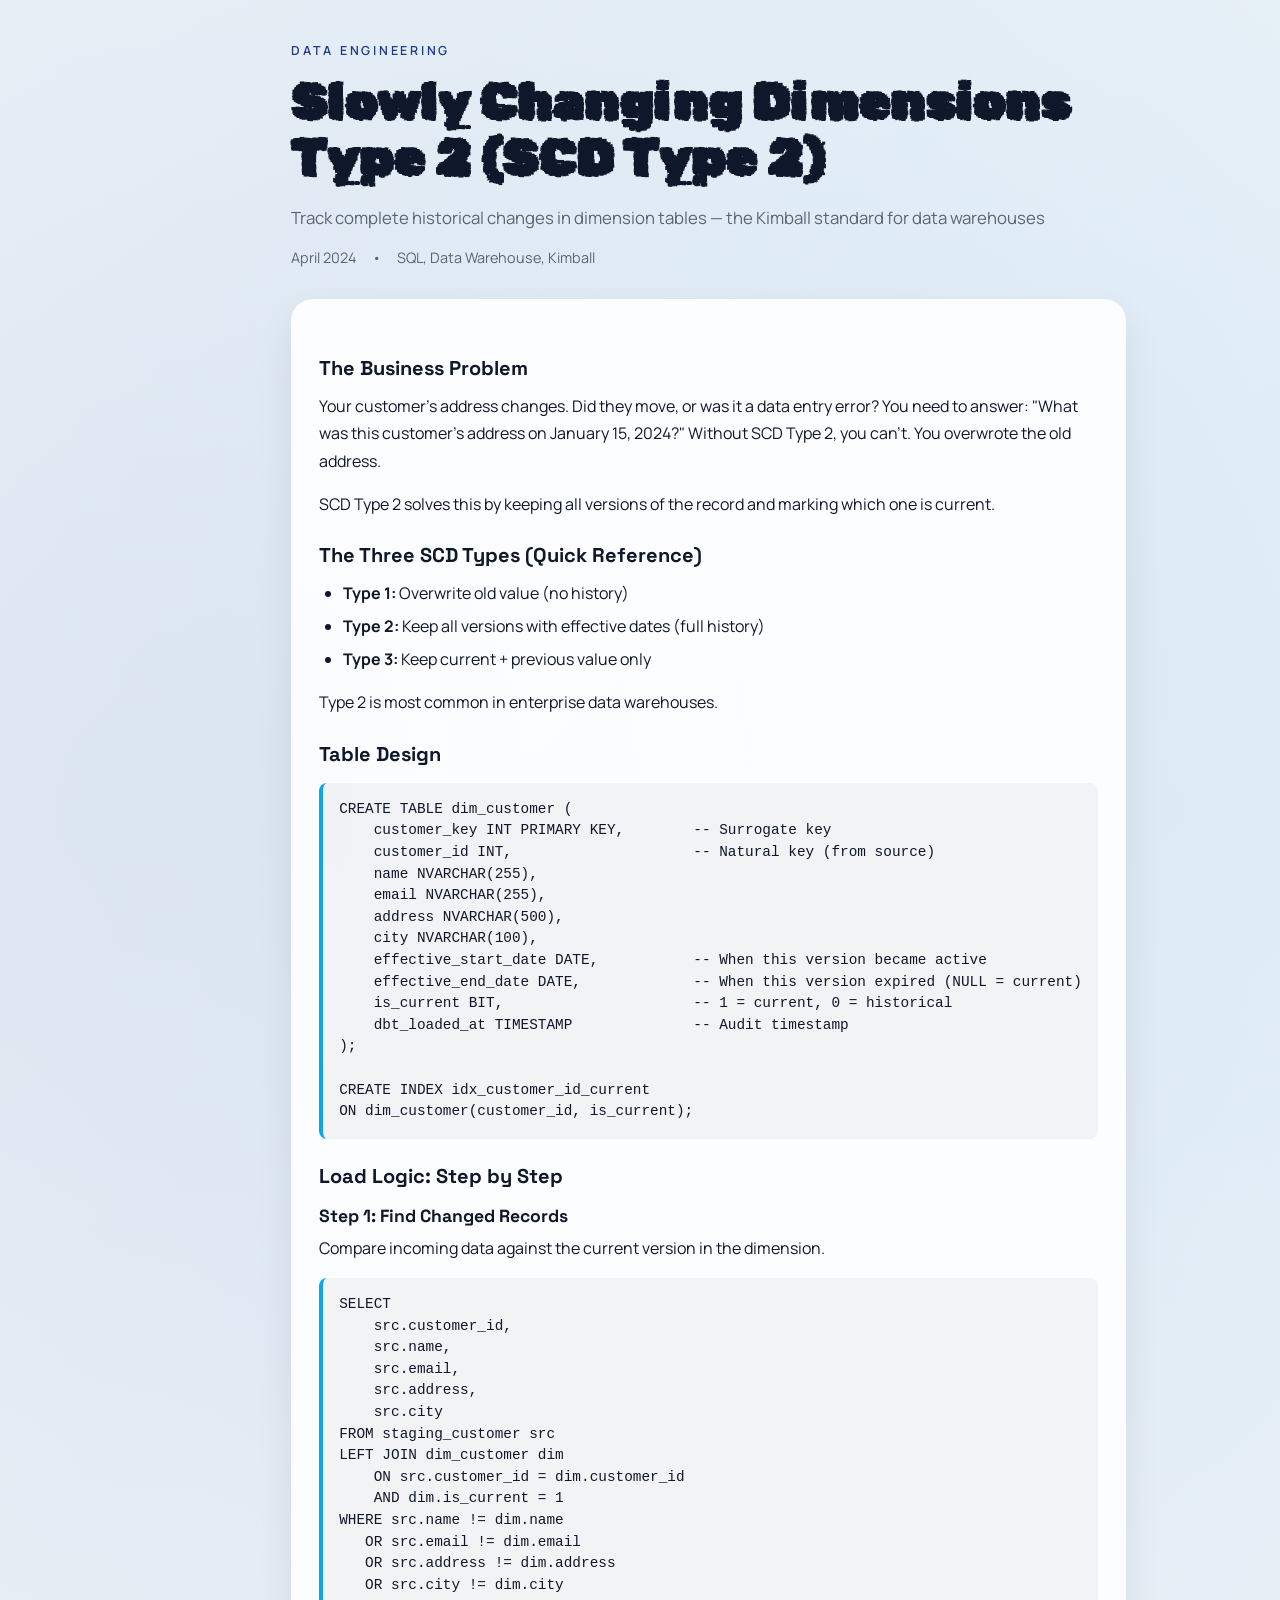
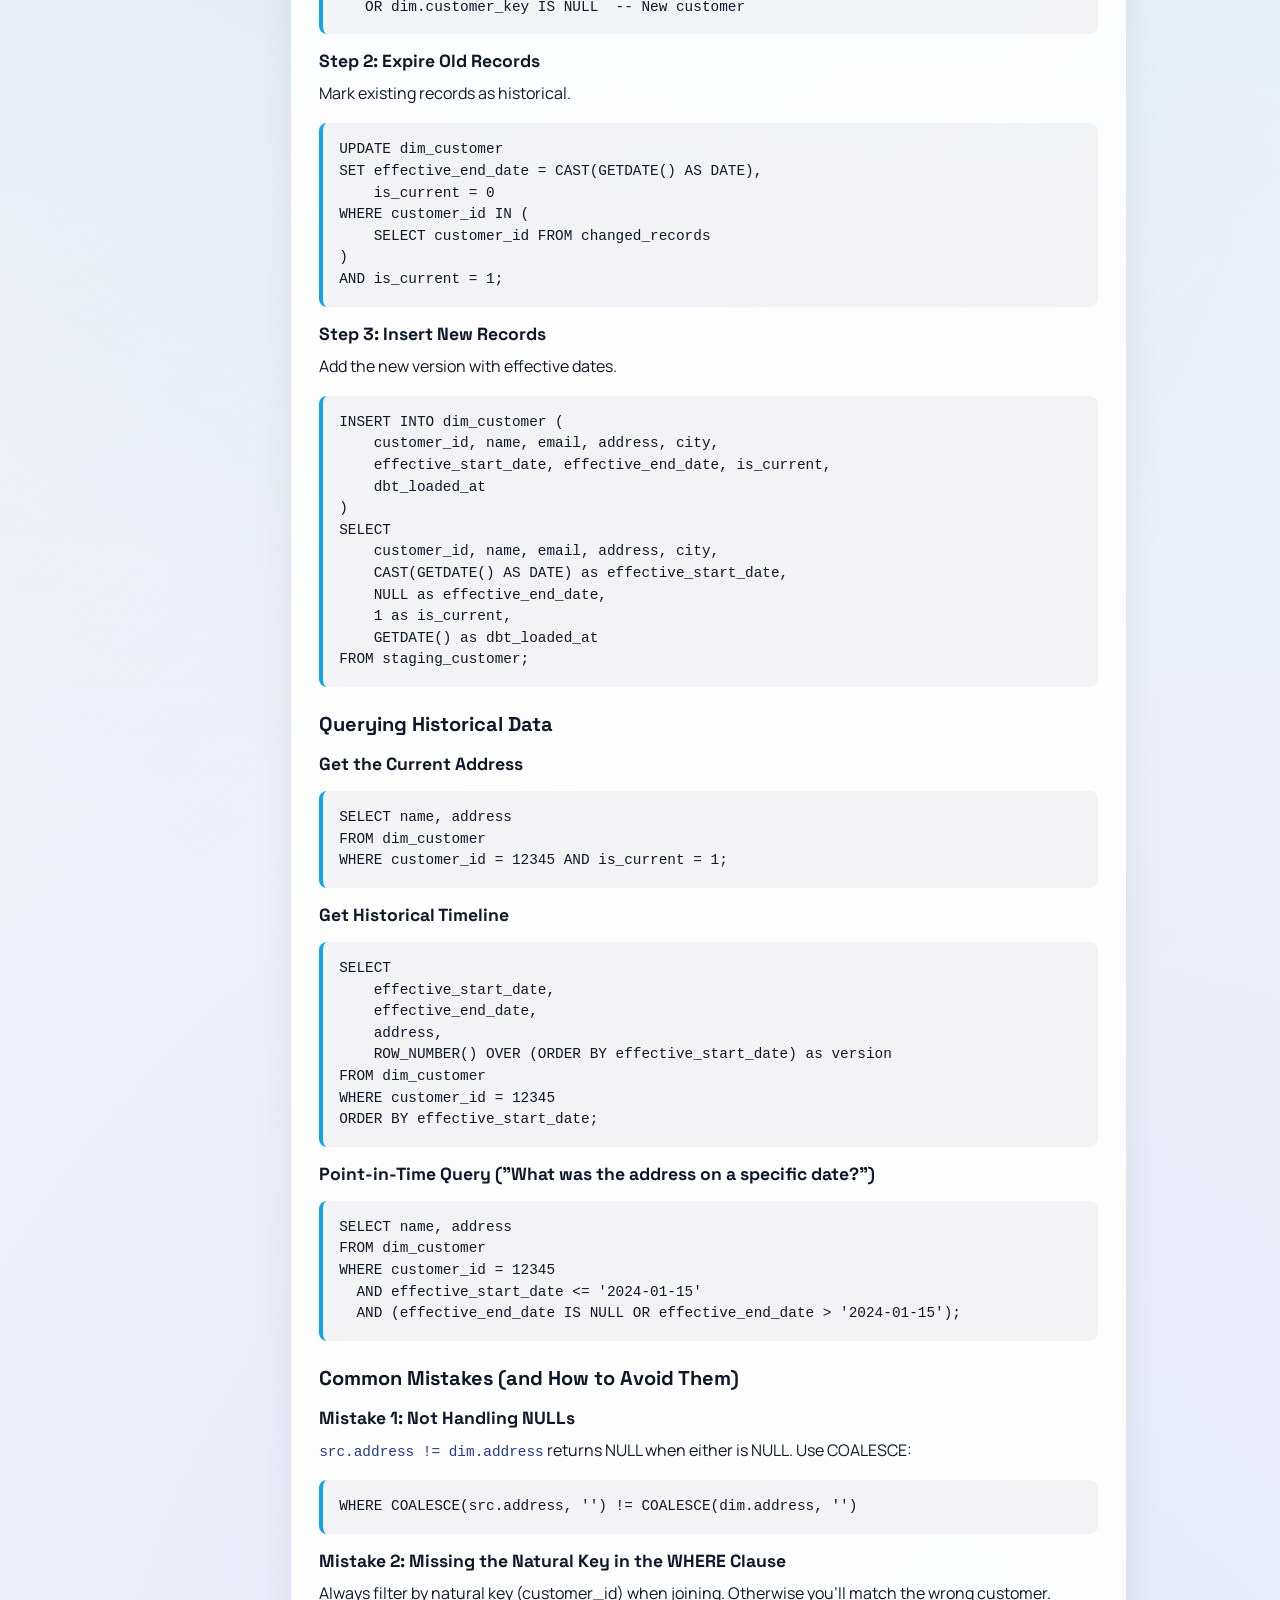
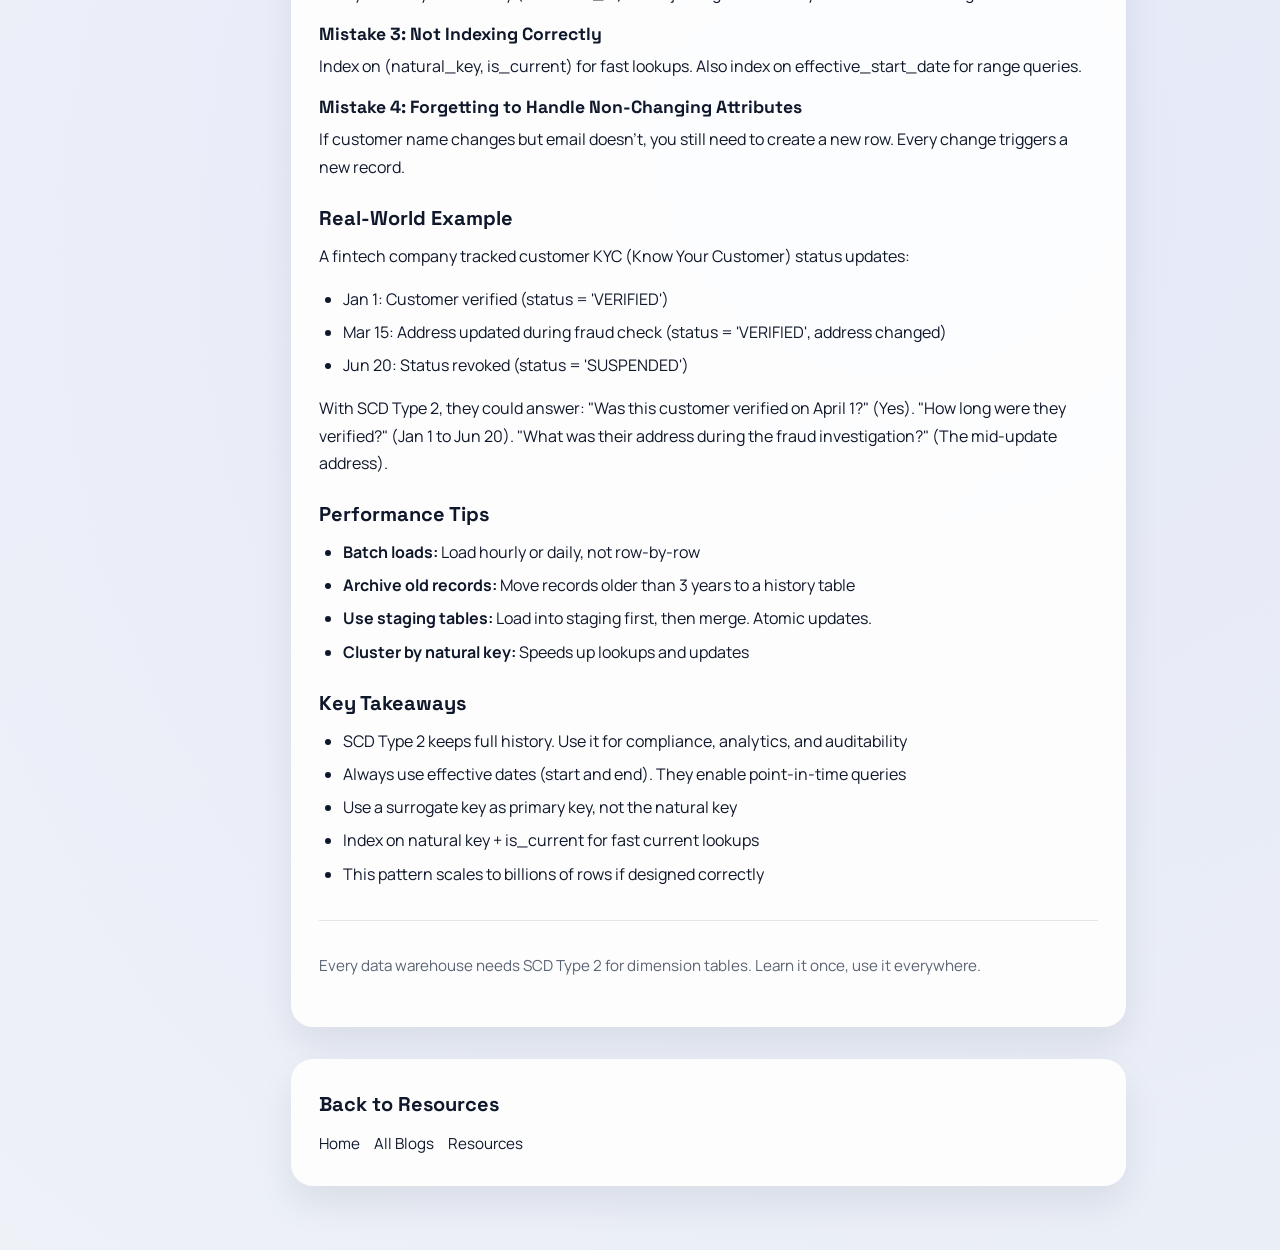
<file: blogs/scd-type2.html>
<!doctype html>
<html lang="en">
<head>
  <meta charset="UTF-8" />
  <meta name="viewport" content="width=device-width, initial-scale=1" />
  <title>Slowly Changing Dimensions Type 2 — The Mahesh</title>
  <link href="https://db.onlinewebfonts.com/c/2424d4ac78261b7997f56453cc4f7ddd?family=TransRobotics+Italic" rel="stylesheet" type="text/css"/>
  <style>
    @import url('https://fonts.googleapis.com/css2?family=Manrope:wght@400;500;600;700&family=Rubik+Storm&family=Space+Grotesk:wght@500;600;700&display=swap');

    :root {
      --bg: #f6f8fb;
      --bg-2: #eef2f7;
      --ink: #0f172a;
      --muted: #5b6473;
      --accent: #1e3a8a;
      --accent-2: #0ea5e9;
      --accent-3: #6366f1;
      --card: rgba(255, 255, 255, 0.9);
      --shadow: rgba(15, 23, 42, 0.08);
      --sans: "Manrope", "Avenir", sans-serif;
      --display: "Space Grotesk", "Avenir", sans-serif;
    }

    * { box-sizing: border-box; }

    body {
      margin: 0;
      min-height: 100vh;
      font-family: var(--sans);
      color: var(--ink);
      background:
        radial-gradient(circle at 12% 18%, rgba(30, 58, 138, 0.08), transparent 45%),
        radial-gradient(circle at 80% 15%, rgba(14, 165, 233, 0.08), transparent 45%),
        radial-gradient(circle at 70% 75%, rgba(99, 102, 241, 0.08), transparent 50%),
        linear-gradient(140deg, var(--bg) 0%, var(--bg-2) 100%);
    }

    .page {
      max-width: 800px;
      margin: 0 auto;
      padding: 42px clamp(20px, 4vw, 56px) 64px;
      display: grid;
      gap: 32px;
    }

    .header {
      display: grid;
      gap: 16px;
    }

    .eyebrow {
      font-size: 0.78rem;
      letter-spacing: 0.22em;
      text-transform: uppercase;
      color: var(--accent);
      font-weight: 600;
    }

    h1 {
      margin: 0;
      font-family: "TransRobotics Italic", "Rubik Storm", var(--display);
      font-size: clamp(2.4rem, 6vw, 3.2rem);
      line-height: 1.1;
    }

    .headline {
      font-size: 1.05rem;
      line-height: 1.7;
      color: var(--muted);
      margin: 0;
    }

    .meta {
      display: flex;
      gap: 16px;
      flex-wrap: wrap;
      font-size: 0.9rem;
      color: var(--muted);
    }

    .card {
      background: var(--card);
      border-radius: 22px;
      padding: 32px 28px;
      box-shadow: 0 18px 36px var(--shadow);
    }

    h2 {
      font-family: var(--display);
      font-size: 1.25rem;
      margin: 24px 0 12px;
      color: var(--ink);
    }

    h3 {
      font-family: var(--display);
      font-size: 1.1rem;
      margin: 16px 0 8px;
      color: var(--ink);
    }

    p {
      margin: 0 0 16px;
      line-height: 1.7;
      color: var(--ink);
    }

    ul, ol {
      margin: 0 0 16px;
      padding-left: 24px;
      line-height: 1.7;
    }

    li {
      margin: 6px 0;
      color: var(--ink);
    }

    pre {
      background: rgba(15, 23, 42, 0.04);
      border-left: 4px solid var(--accent-2);
      padding: 16px;
      border-radius: 8px;
      overflow-x: auto;
      font-size: 0.9rem;
      line-height: 1.5;
      margin: 16px 0;
    }

    code {
      font-family: 'Courier New', monospace;
      color: var(--accent);
      font-size: 0.9em;
    }

    .footer-links {
      display: flex;
      gap: 14px;
      flex-wrap: wrap;
      font-size: 0.95rem;
      margin-top: 16px;
    }

    .footer-links a {
      text-decoration: none;
      color: var(--ink);
      padding: 0;
      position: relative;
    }

    .footer-links a::after {
      content: "";
      position: absolute;
      left: 0;
      bottom: -4px;
      height: 2px;
      width: 0;
      background: linear-gradient(120deg, var(--accent), var(--accent-2));
      transition: width 200ms ease;
    }

    .footer-links a:hover::after {
      width: 100%;
    }

    @media (max-width: 720px) {
      .page {
        padding: 32px clamp(16px, 4vw, 32px) 48px;
        gap: 24px;
      }

      h1 {
        font-size: clamp(1.8rem, 8vw, 2.4rem);
      }

      .card {
        padding: 24px 20px;
      }

      h2 {
        font-size: 1.1rem;
      }
    }
  </style>
</head>
<body>
  <div class="page">
    <header class="header">
      <div class="eyebrow">Data Engineering</div>
      <h1>Slowly Changing Dimensions Type 2 (SCD Type 2)</h1>
      <p class="headline">Track complete historical changes in dimension tables — the Kimball standard for data warehouses</p>
      <div class="meta">
        <span>April 2024</span>
        <span>•</span>
        <span>SQL, Data Warehouse, Kimball</span>
      </div>
    </header>

    <section class="card">
      <h2>The Business Problem</h2>
      <p>
        Your customer's address changes. Did they move, or was it a data entry error?
        You need to answer: "What was this customer's address on January 15, 2024?"
        Without SCD Type 2, you can't. You overwrote the old address.
      </p>
      <p>
        SCD Type 2 solves this by keeping all versions of the record and marking which one is current.
      </p>

      <h2>The Three SCD Types (Quick Reference)</h2>
      <ul>
        <li><strong>Type 1:</strong> Overwrite old value (no history)</li>
        <li><strong>Type 2:</strong> Keep all versions with effective dates (full history)</li>
        <li><strong>Type 3:</strong> Keep current + previous value only</li>
      </ul>
      <p>Type 2 is most common in enterprise data warehouses.</p>

      <h2>Table Design</h2>
      <pre>CREATE TABLE dim_customer (
    customer_key INT PRIMARY KEY,        -- Surrogate key
    customer_id INT,                     -- Natural key (from source)
    name NVARCHAR(255),
    email NVARCHAR(255),
    address NVARCHAR(500),
    city NVARCHAR(100),
    effective_start_date DATE,           -- When this version became active
    effective_end_date DATE,             -- When this version expired (NULL = current)
    is_current BIT,                      -- 1 = current, 0 = historical
    dbt_loaded_at TIMESTAMP              -- Audit timestamp
);

CREATE INDEX idx_customer_id_current
ON dim_customer(customer_id, is_current);</pre>

      <h2>Load Logic: Step by Step</h2>

      <h3>Step 1: Find Changed Records</h3>
      <p>Compare incoming data against the current version in the dimension.</p>
      <pre>SELECT
    src.customer_id,
    src.name,
    src.email,
    src.address,
    src.city
FROM staging_customer src
LEFT JOIN dim_customer dim
    ON src.customer_id = dim.customer_id
    AND dim.is_current = 1
WHERE src.name != dim.name
   OR src.email != dim.email
   OR src.address != dim.address
   OR src.city != dim.city
   OR dim.customer_key IS NULL  -- New customer</pre>

      <h3>Step 2: Expire Old Records</h3>
      <p>Mark existing records as historical.</p>
      <pre>UPDATE dim_customer
SET effective_end_date = CAST(GETDATE() AS DATE),
    is_current = 0
WHERE customer_id IN (
    SELECT customer_id FROM changed_records
)
AND is_current = 1;</pre>

      <h3>Step 3: Insert New Records</h3>
      <p>Add the new version with effective dates.</p>
      <pre>INSERT INTO dim_customer (
    customer_id, name, email, address, city,
    effective_start_date, effective_end_date, is_current,
    dbt_loaded_at
)
SELECT
    customer_id, name, email, address, city,
    CAST(GETDATE() AS DATE) as effective_start_date,
    NULL as effective_end_date,
    1 as is_current,
    GETDATE() as dbt_loaded_at
FROM staging_customer;</pre>

      <h2>Querying Historical Data</h2>

      <h3>Get the Current Address</h3>
      <pre>SELECT name, address
FROM dim_customer
WHERE customer_id = 12345 AND is_current = 1;</pre>

      <h3>Get Historical Timeline</h3>
      <pre>SELECT
    effective_start_date,
    effective_end_date,
    address,
    ROW_NUMBER() OVER (ORDER BY effective_start_date) as version
FROM dim_customer
WHERE customer_id = 12345
ORDER BY effective_start_date;</pre>

      <h3>Point-in-Time Query ("What was the address on a specific date?")</h3>
      <pre>SELECT name, address
FROM dim_customer
WHERE customer_id = 12345
  AND effective_start_date <= '2024-01-15'
  AND (effective_end_date IS NULL OR effective_end_date > '2024-01-15');</pre>

      <h2>Common Mistakes (and How to Avoid Them)</h2>

      <h3>Mistake 1: Not Handling NULLs</h3>
      <p>
        <code>src.address != dim.address</code> returns NULL when either is NULL. Use COALESCE:
      </p>
      <pre>WHERE COALESCE(src.address, '') != COALESCE(dim.address, '')</pre>

      <h3>Mistake 2: Missing the Natural Key in the WHERE Clause</h3>
      <p>
        Always filter by natural key (customer_id) when joining. Otherwise you'll match the wrong customer.
      </p>

      <h3>Mistake 3: Not Indexing Correctly</h3>
      <p>
        Index on (natural_key, is_current) for fast lookups. Also index on effective_start_date for range queries.
      </p>

      <h3>Mistake 4: Forgetting to Handle Non-Changing Attributes</h3>
      <p>
        If customer name changes but email doesn't, you still need to create a new row. Every change triggers a new record.
      </p>

      <h2>Real-World Example</h2>
      <p>
        A fintech company tracked customer KYC (Know Your Customer) status updates:
      </p>
      <ul>
        <li>Jan 1: Customer verified (status = 'VERIFIED')</li>
        <li>Mar 15: Address updated during fraud check (status = 'VERIFIED', address changed)</li>
        <li>Jun 20: Status revoked (status = 'SUSPENDED')</li>
      </ul>
      <p>
        With SCD Type 2, they could answer: "Was this customer verified on April 1?" (Yes).
        "How long were they verified?" (Jan 1 to Jun 20).
        "What was their address during the fraud investigation?" (The mid-update address).
      </p>

      <h2>Performance Tips</h2>
      <ul>
        <li><strong>Batch loads:</strong> Load hourly or daily, not row-by-row</li>
        <li><strong>Archive old records:</strong> Move records older than 3 years to a history table</li>
        <li><strong>Use staging tables:</strong> Load into staging first, then merge. Atomic updates.</li>
        <li><strong>Cluster by natural key:</strong> Speeds up lookups and updates</li>
      </ul>

      <h2>Key Takeaways</h2>
      <ul>
        <li>SCD Type 2 keeps full history. Use it for compliance, analytics, and auditability</li>
        <li>Always use effective dates (start and end). They enable point-in-time queries</li>
        <li>Use a surrogate key as primary key, not the natural key</li>
        <li>Index on natural key + is_current for fast current lookups</li>
        <li>This pattern scales to billions of rows if designed correctly</li>
      </ul>

      <p style="margin-top: 32px; padding-top: 32px; border-top: 1px solid rgba(15, 23, 42, 0.1); color: var(--muted); font-size: 0.95rem;">
        Every data warehouse needs SCD Type 2 for dimension tables. Learn it once, use it everywhere.
      </p>
    </section>

    <section class="card">
      <h2 style="margin-top: 0;">Back to Resources</h2>
      <div class="footer-links">
        <a href="../index.html">Home</a>
        <a href="../data-engineering.html">All Blogs</a>
        <a href="../resources.html">Resources</a>
      </div>
    </section>
  </div>
</body>
</html>
</file>
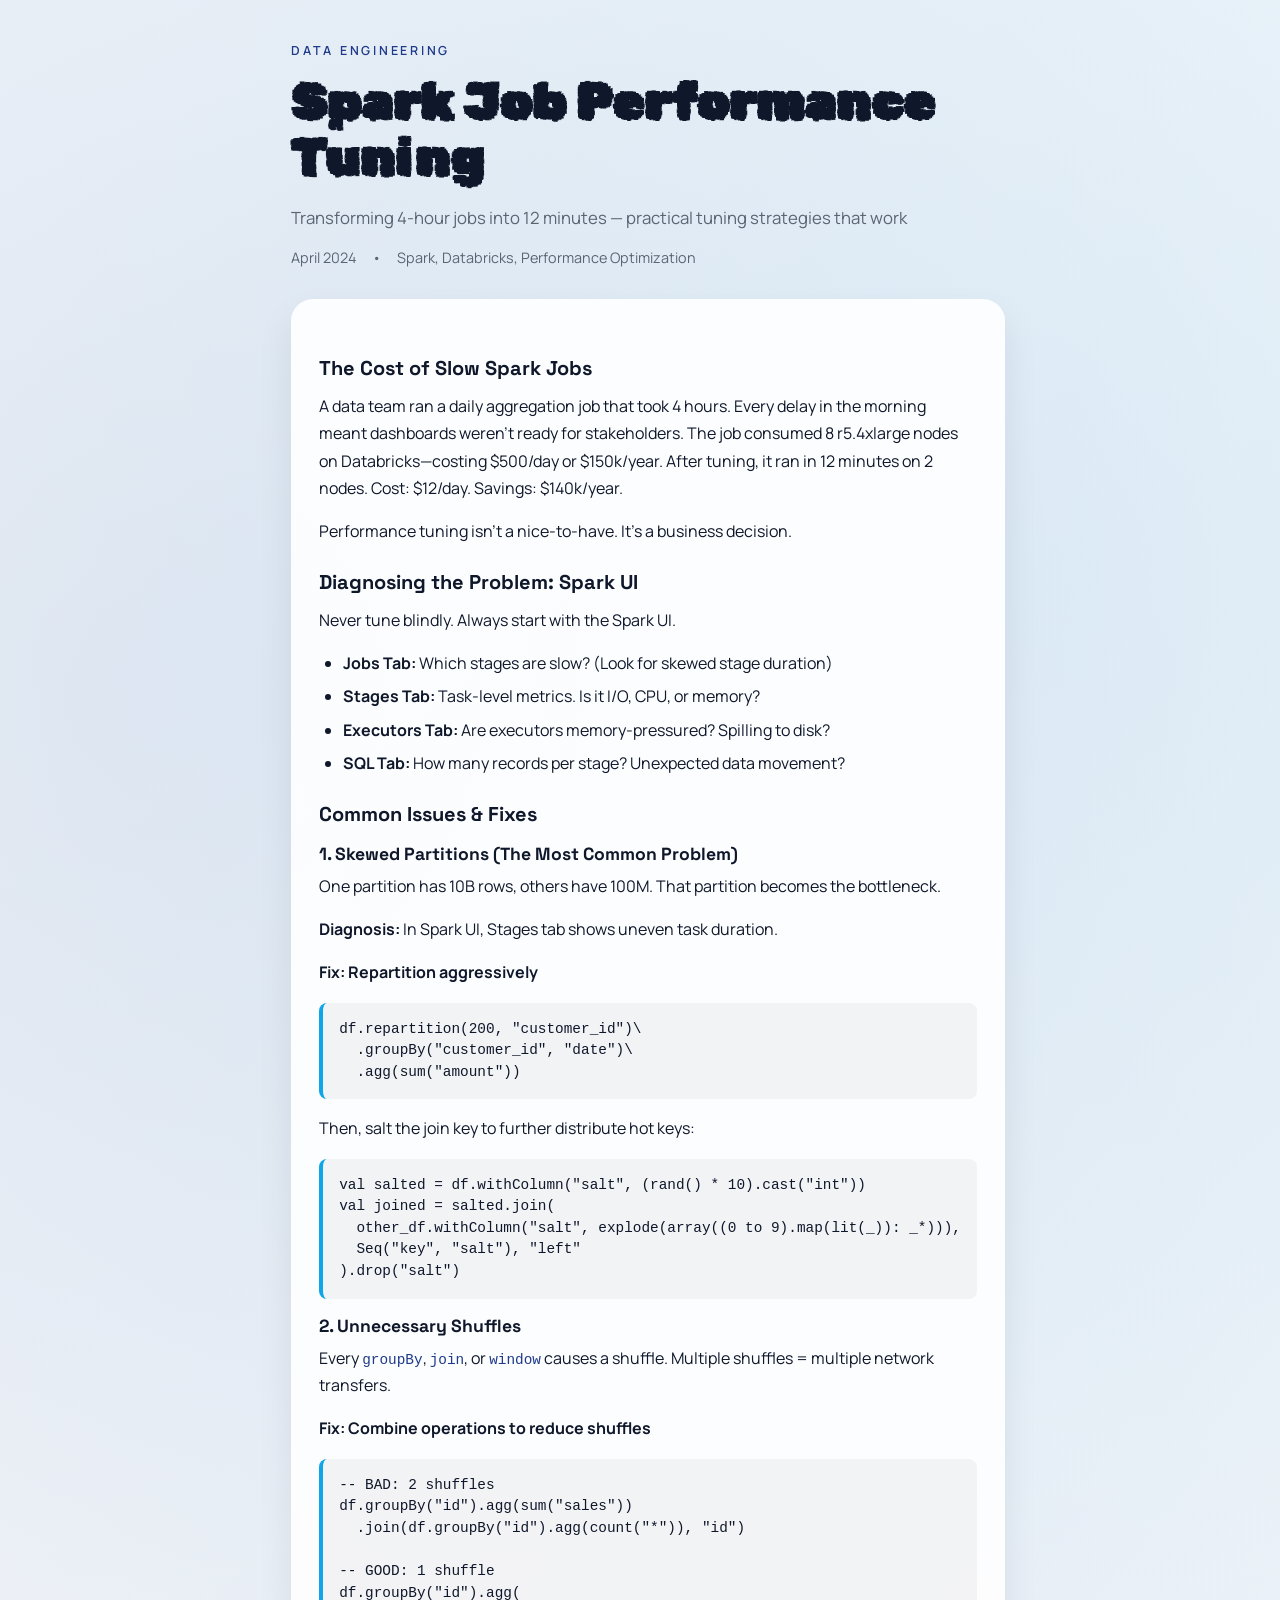
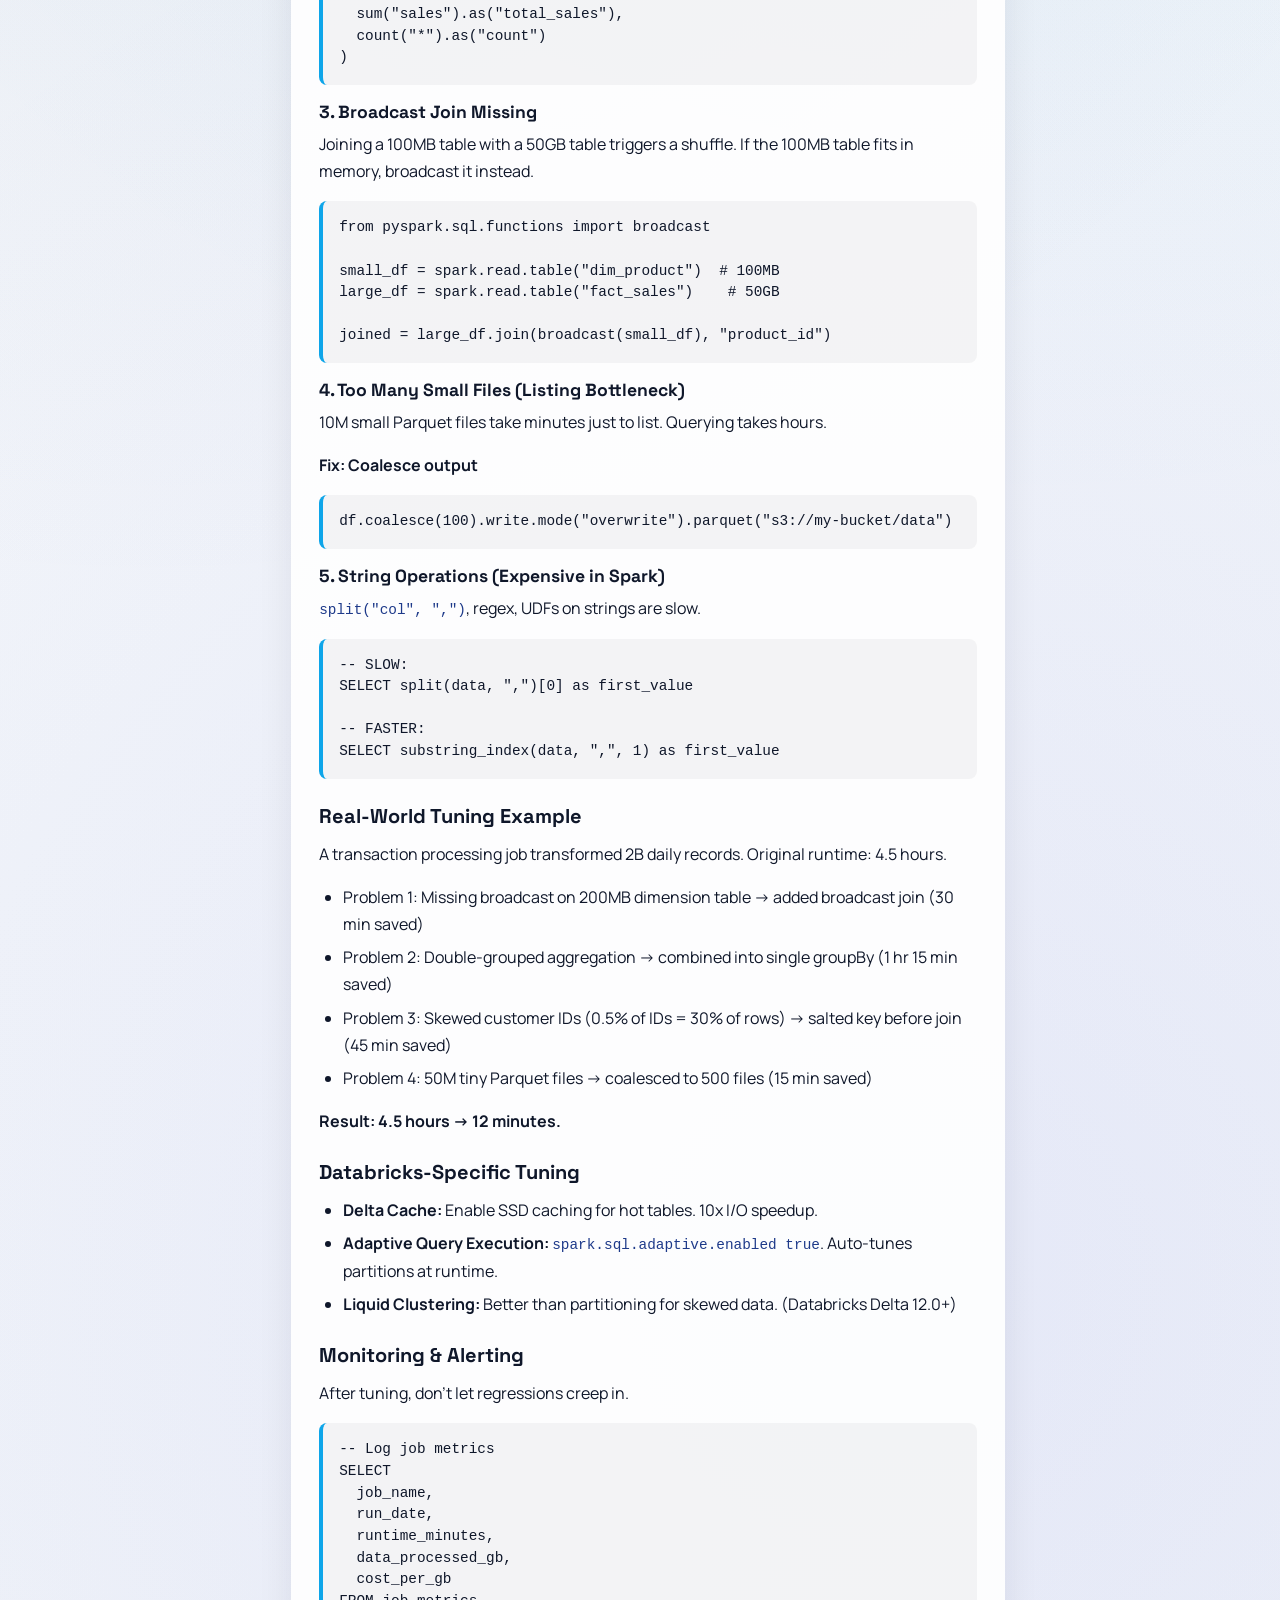
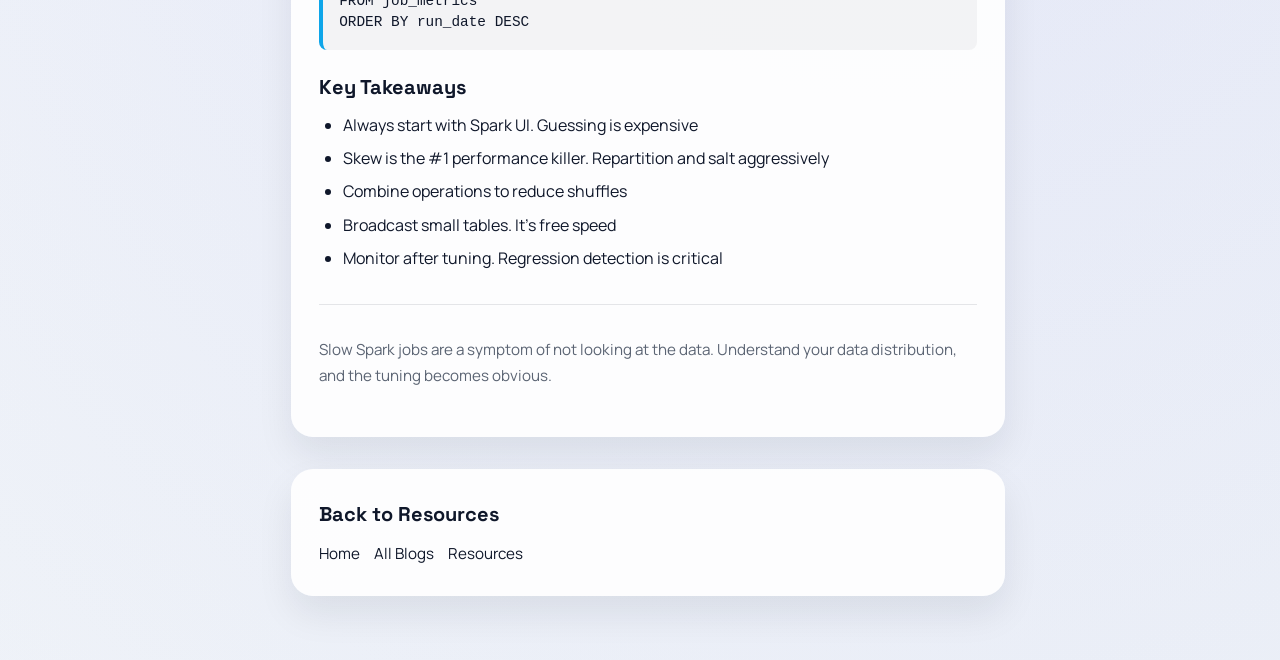
<file: blogs/spark-performance-tuning.html>
<!doctype html>
<html lang="en">
<head>
  <meta charset="UTF-8" />
  <meta name="viewport" content="width=device-width, initial-scale=1" />
  <title>Spark Job Performance Tuning — The Mahesh</title>
  <link href="https://db.onlinewebfonts.com/c/2424d4ac78261b7997f56453cc4f7ddd?family=TransRobotics+Italic" rel="stylesheet" type="text/css"/>
  <style>
    @import url('https://fonts.googleapis.com/css2?family=Manrope:wght@400;500;600;700&family=Rubik+Storm&family=Space+Grotesk:wght@500;600;700&display=swap');

    :root {
      --bg: #f6f8fb;
      --bg-2: #eef2f7;
      --ink: #0f172a;
      --muted: #5b6473;
      --accent: #1e3a8a;
      --accent-2: #0ea5e9;
      --accent-3: #6366f1;
      --card: rgba(255, 255, 255, 0.9);
      --shadow: rgba(15, 23, 42, 0.08);
      --sans: "Manrope", "Avenir", sans-serif;
      --display: "Space Grotesk", "Avenir", sans-serif;
    }

    * { box-sizing: border-box; }

    body {
      margin: 0;
      min-height: 100vh;
      font-family: var(--sans);
      color: var(--ink);
      background:
        radial-gradient(circle at 12% 18%, rgba(30, 58, 138, 0.08), transparent 45%),
        radial-gradient(circle at 80% 15%, rgba(14, 165, 233, 0.08), transparent 45%),
        radial-gradient(circle at 70% 75%, rgba(99, 102, 241, 0.08), transparent 50%),
        linear-gradient(140deg, var(--bg) 0%, var(--bg-2) 100%);
    }

    .page {
      max-width: 800px;
      margin: 0 auto;
      padding: 42px clamp(20px, 4vw, 56px) 64px;
      display: grid;
      gap: 32px;
    }

    .header {
      display: grid;
      gap: 16px;
    }

    .eyebrow {
      font-size: 0.78rem;
      letter-spacing: 0.22em;
      text-transform: uppercase;
      color: var(--accent);
      font-weight: 600;
    }

    h1 {
      margin: 0;
      font-family: "TransRobotics Italic", "Rubik Storm", var(--display);
      font-size: clamp(2.4rem, 6vw, 3.2rem);
      line-height: 1.1;
    }

    .headline {
      font-size: 1.05rem;
      line-height: 1.7;
      color: var(--muted);
      margin: 0;
    }

    .meta {
      display: flex;
      gap: 16px;
      flex-wrap: wrap;
      font-size: 0.9rem;
      color: var(--muted);
    }

    .card {
      background: var(--card);
      border-radius: 22px;
      padding: 32px 28px;
      box-shadow: 0 18px 36px var(--shadow);
    }

    h2 {
      font-family: var(--display);
      font-size: 1.25rem;
      margin: 24px 0 12px;
      color: var(--ink);
    }

    h3 {
      font-family: var(--display);
      font-size: 1.1rem;
      margin: 16px 0 8px;
      color: var(--ink);
    }

    p {
      margin: 0 0 16px;
      line-height: 1.7;
      color: var(--ink);
    }

    ul, ol {
      margin: 0 0 16px;
      padding-left: 24px;
      line-height: 1.7;
    }

    li {
      margin: 6px 0;
      color: var(--ink);
    }

    pre {
      background: rgba(15, 23, 42, 0.04);
      border-left: 4px solid var(--accent-2);
      padding: 16px;
      border-radius: 8px;
      overflow-x: auto;
      font-size: 0.9rem;
      line-height: 1.5;
      margin: 16px 0;
    }

    code {
      font-family: 'Courier New', monospace;
      color: var(--accent);
      font-size: 0.9em;
    }

    .footer-links {
      display: flex;
      gap: 14px;
      flex-wrap: wrap;
      font-size: 0.95rem;
      margin-top: 16px;
    }

    .footer-links a {
      text-decoration: none;
      color: var(--ink);
      padding: 0;
      position: relative;
    }

    .footer-links a::after {
      content: "";
      position: absolute;
      left: 0;
      bottom: -4px;
      height: 2px;
      width: 0;
      background: linear-gradient(120deg, var(--accent), var(--accent-2));
      transition: width 200ms ease;
    }

    .footer-links a:hover::after {
      width: 100%;
    }

    @media (max-width: 720px) {
      .page {
        padding: 32px clamp(16px, 4vw, 32px) 48px;
        gap: 24px;
      }

      h1 {
        font-size: clamp(1.8rem, 8vw, 2.4rem);
      }

      .card {
        padding: 24px 20px;
      }

      h2 {
        font-size: 1.1rem;
      }
    }
  </style>
</head>
<body>
  <div class="page">
    <header class="header">
      <div class="eyebrow">Data Engineering</div>
      <h1>Spark Job Performance Tuning</h1>
      <p class="headline">Transforming 4-hour jobs into 12 minutes — practical tuning strategies that work</p>
      <div class="meta">
        <span>April 2024</span>
        <span>•</span>
        <span>Spark, Databricks, Performance Optimization</span>
      </div>
    </header>

    <section class="card">
      <h2>The Cost of Slow Spark Jobs</h2>
      <p>
        A data team ran a daily aggregation job that took 4 hours. Every delay in the morning meant dashboards weren't ready for stakeholders.
        The job consumed 8 r5.4xlarge nodes on Databricks—costing $500/day or $150k/year.
        After tuning, it ran in 12 minutes on 2 nodes. Cost: $12/day. Savings: $140k/year.
      </p>
      <p>
        Performance tuning isn't a nice-to-have. It's a business decision.
      </p>

      <h2>Diagnosing the Problem: Spark UI</h2>
      <p>Never tune blindly. Always start with the Spark UI.</p>
      <ul>
        <li><strong>Jobs Tab:</strong> Which stages are slow? (Look for skewed stage duration)</li>
        <li><strong>Stages Tab:</strong> Task-level metrics. Is it I/O, CPU, or memory?</li>
        <li><strong>Executors Tab:</strong> Are executors memory-pressured? Spilling to disk?</li>
        <li><strong>SQL Tab:</strong> How many records per stage? Unexpected data movement?</li>
      </ul>

      <h2>Common Issues &amp; Fixes</h2>

      <h3>1. Skewed Partitions (The Most Common Problem)</h3>
      <p>
        One partition has 10B rows, others have 100M. That partition becomes the bottleneck.
      </p>
      <p><strong>Diagnosis:</strong> In Spark UI, Stages tab shows uneven task duration.</p>
      <p><strong>Fix: Repartition aggressively</strong></p>
      <pre>df.repartition(200, "customer_id")\
  .groupBy("customer_id", "date")\
  .agg(sum("amount"))</pre>
      <p>
        Then, salt the join key to further distribute hot keys:
      </p>
      <pre>val salted = df.withColumn("salt", (rand() * 10).cast("int"))
val joined = salted.join(
  other_df.withColumn("salt", explode(array((0 to 9).map(lit(_)): _*))),
  Seq("key", "salt"), "left"
).drop("salt")</pre>

      <h3>2. Unnecessary Shuffles</h3>
      <p>
        Every <code>groupBy</code>, <code>join</code>, or <code>window</code> causes a shuffle.
        Multiple shuffles = multiple network transfers.
      </p>
      <p><strong>Fix: Combine operations to reduce shuffles</strong></p>
      <pre>-- BAD: 2 shuffles
df.groupBy("id").agg(sum("sales"))
  .join(df.groupBy("id").agg(count("*")), "id")

-- GOOD: 1 shuffle
df.groupBy("id").agg(
  sum("sales").as("total_sales"),
  count("*").as("count")
)</pre>

      <h3>3. Broadcast Join Missing</h3>
      <p>
        Joining a 100MB table with a 50GB table triggers a shuffle.
        If the 100MB table fits in memory, broadcast it instead.
      </p>
      <pre>from pyspark.sql.functions import broadcast

small_df = spark.read.table("dim_product")  # 100MB
large_df = spark.read.table("fact_sales")    # 50GB

joined = large_df.join(broadcast(small_df), "product_id")</pre>

      <h3>4. Too Many Small Files (Listing Bottleneck)</h3>
      <p>
        10M small Parquet files take minutes just to list. Querying takes hours.
      </p>
      <p><strong>Fix: Coalesce output</strong></p>
      <pre>df.coalesce(100).write.mode("overwrite").parquet("s3://my-bucket/data")</pre>

      <h3>5. String Operations (Expensive in Spark)</h3>
      <p>
        <code>split("col", ",")</code>, regex, UDFs on strings are slow.
      </p>
      <pre>-- SLOW:
SELECT split(data, ",")[0] as first_value

-- FASTER:
SELECT substring_index(data, ",", 1) as first_value</pre>

      <h2>Real-World Tuning Example</h2>
      <p>
        A transaction processing job transformed 2B daily records. Original runtime: 4.5 hours.
      </p>
      <ul>
        <li>Problem 1: Missing broadcast on 200MB dimension table → added broadcast join (30 min saved)</li>
        <li>Problem 2: Double-grouped aggregation → combined into single groupBy (1 hr 15 min saved)</li>
        <li>Problem 3: Skewed customer IDs (0.5% of IDs = 30% of rows) → salted key before join (45 min saved)</li>
        <li>Problem 4: 50M tiny Parquet files → coalesced to 500 files (15 min saved)</li>
      </ul>
      <p><strong>Result: 4.5 hours → 12 minutes.</strong></p>

      <h2>Databricks-Specific Tuning</h2>
      <ul>
        <li><strong>Delta Cache:</strong> Enable SSD caching for hot tables. 10x I/O speedup.</li>
        <li><strong>Adaptive Query Execution:</strong> <code>spark.sql.adaptive.enabled true</code>. Auto-tunes partitions at runtime.</li>
        <li><strong>Liquid Clustering:</strong> Better than partitioning for skewed data. (Databricks Delta 12.0+)</li>
      </ul>

      <h2>Monitoring &amp; Alerting</h2>
      <p>
        After tuning, don't let regressions creep in.
      </p>
      <pre>-- Log job metrics
SELECT
  job_name,
  run_date,
  runtime_minutes,
  data_processed_gb,
  cost_per_gb
FROM job_metrics
ORDER BY run_date DESC</pre>

      <h2>Key Takeaways</h2>
      <ul>
        <li>Always start with Spark UI. Guessing is expensive</li>
        <li>Skew is the #1 performance killer. Repartition and salt aggressively</li>
        <li>Combine operations to reduce shuffles</li>
        <li>Broadcast small tables. It's free speed</li>
        <li>Monitor after tuning. Regression detection is critical</li>
      </ul>

      <p style="margin-top: 32px; padding-top: 32px; border-top: 1px solid rgba(15, 23, 42, 0.1); color: var(--muted); font-size: 0.95rem;">
        Slow Spark jobs are a symptom of not looking at the data. Understand your data distribution, and the tuning becomes obvious.
      </p>
    </section>

    <section class="card">
      <h2 style="margin-top: 0;">Back to Resources</h2>
      <div class="footer-links">
        <a href="../index.html">Home</a>
        <a href="../data-engineering.html">All Blogs</a>
        <a href="../resources.html">Resources</a>
      </div>
    </section>
  </div>
</body>
</html>
</file>
